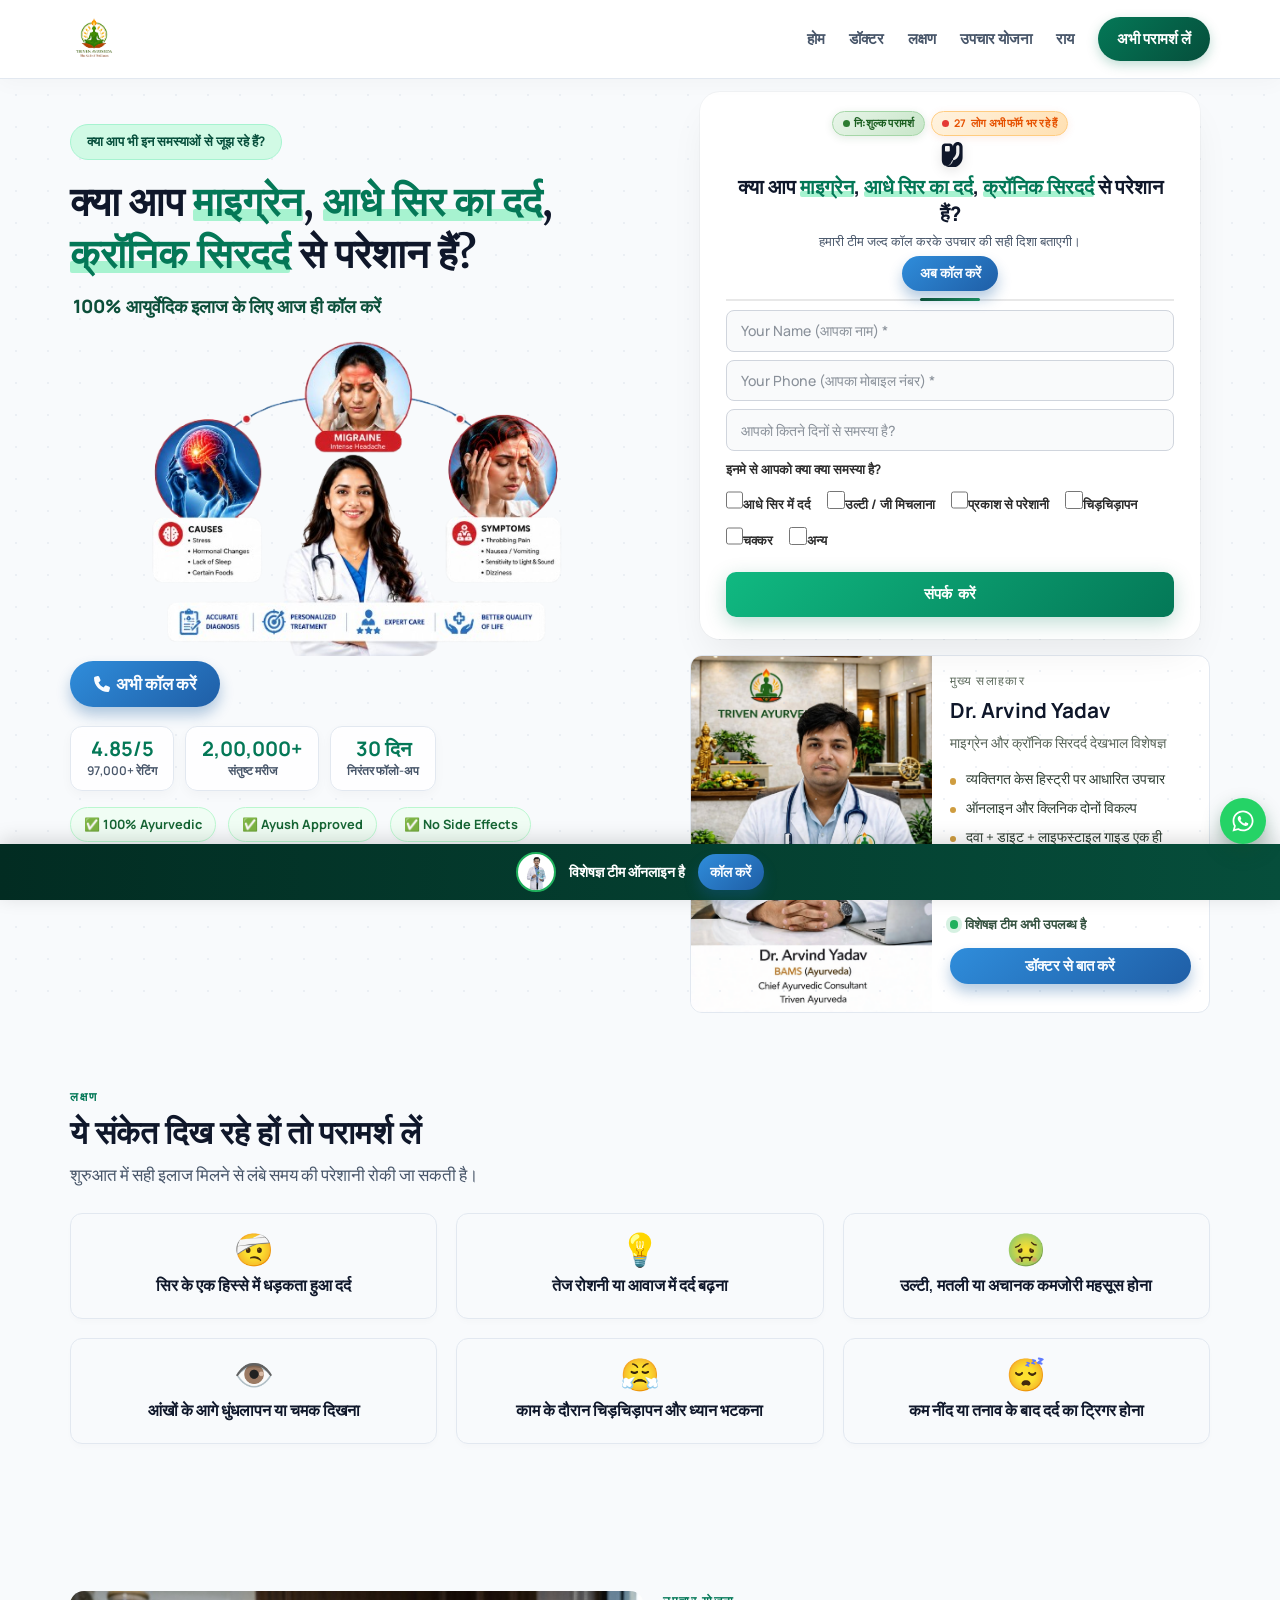
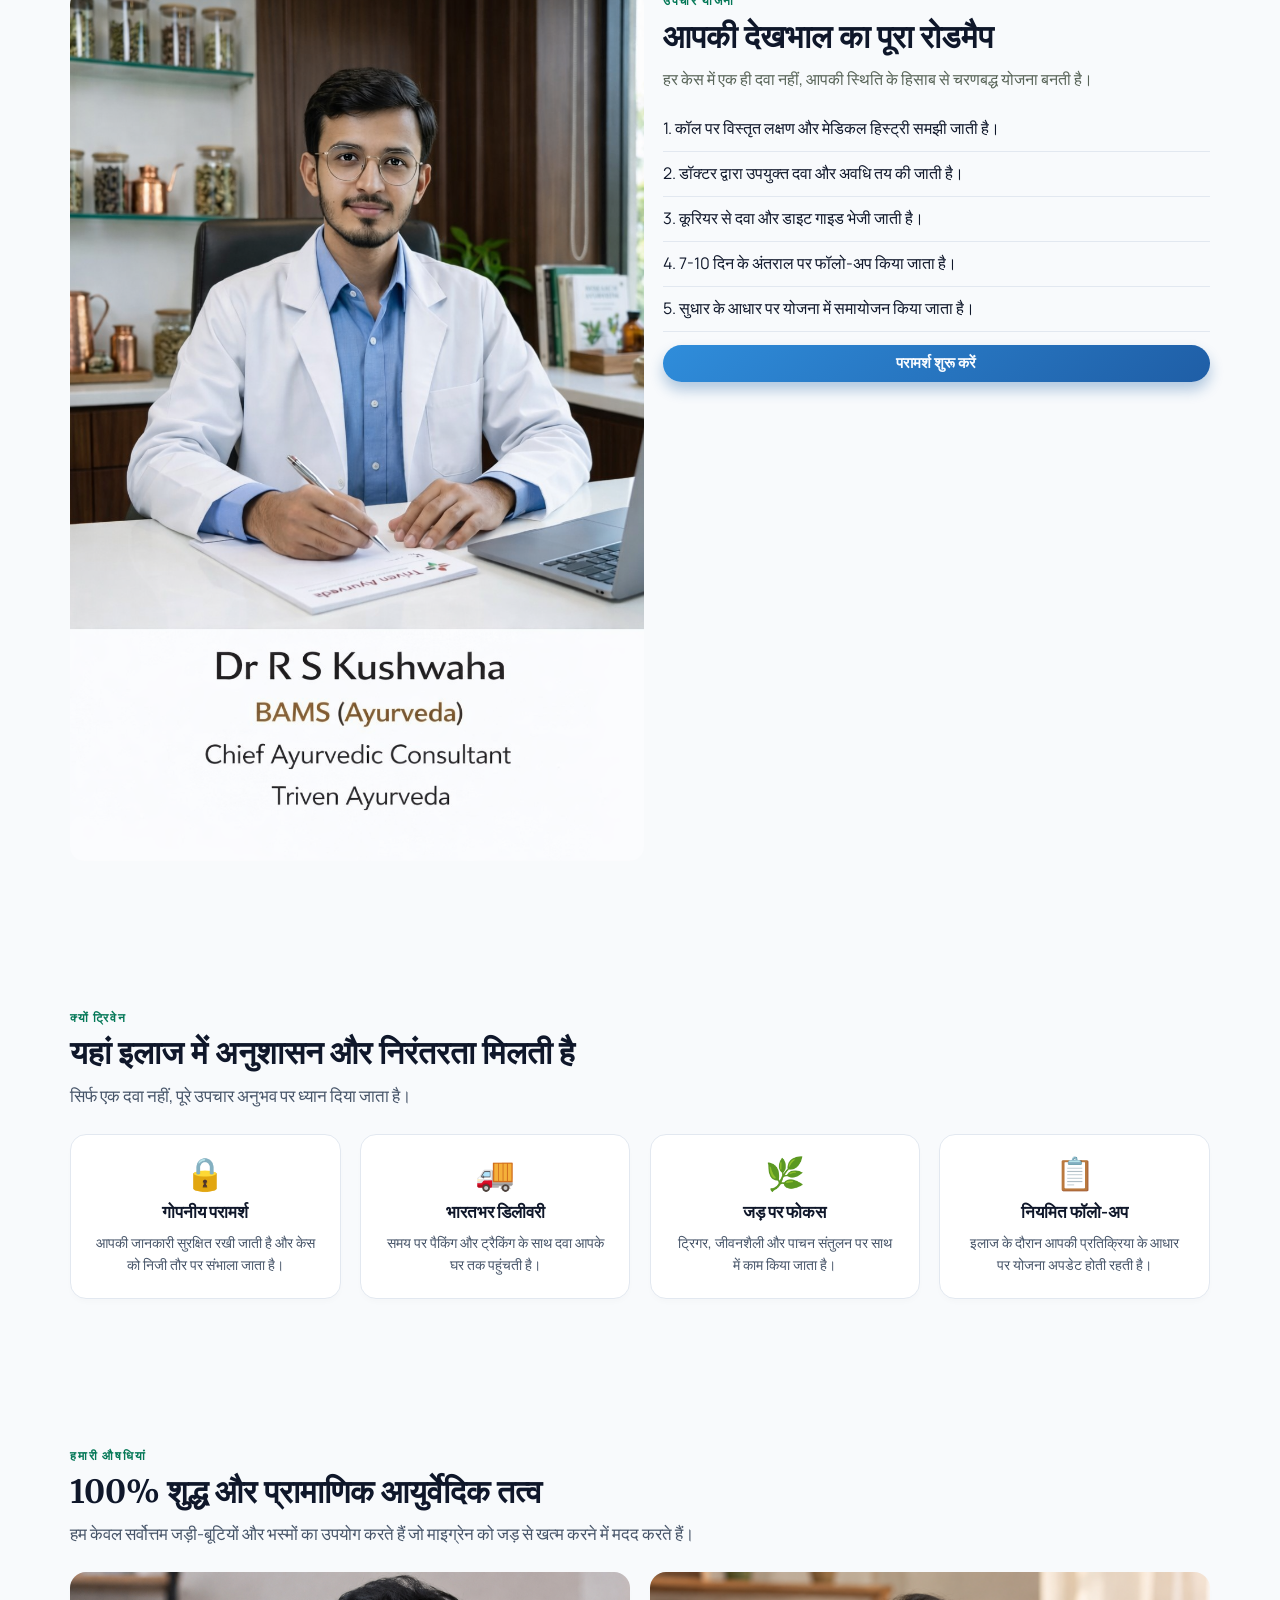
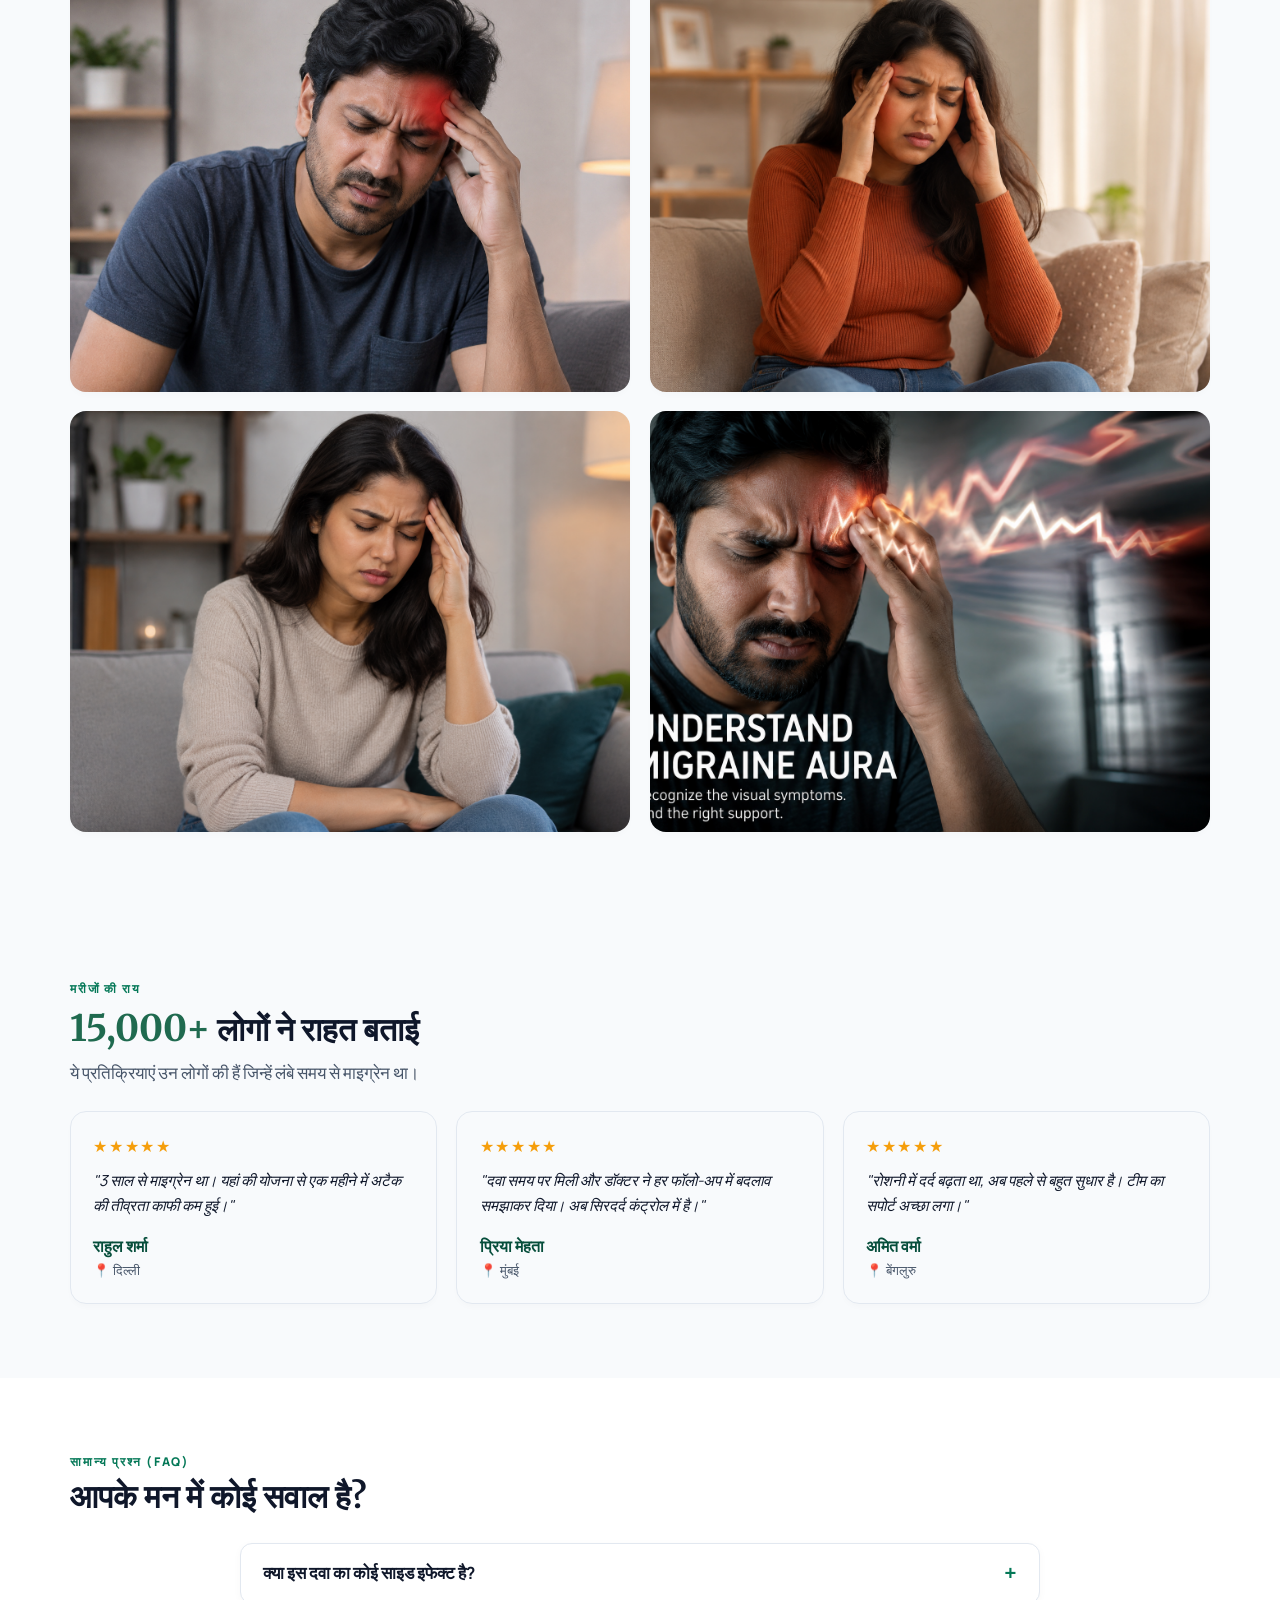
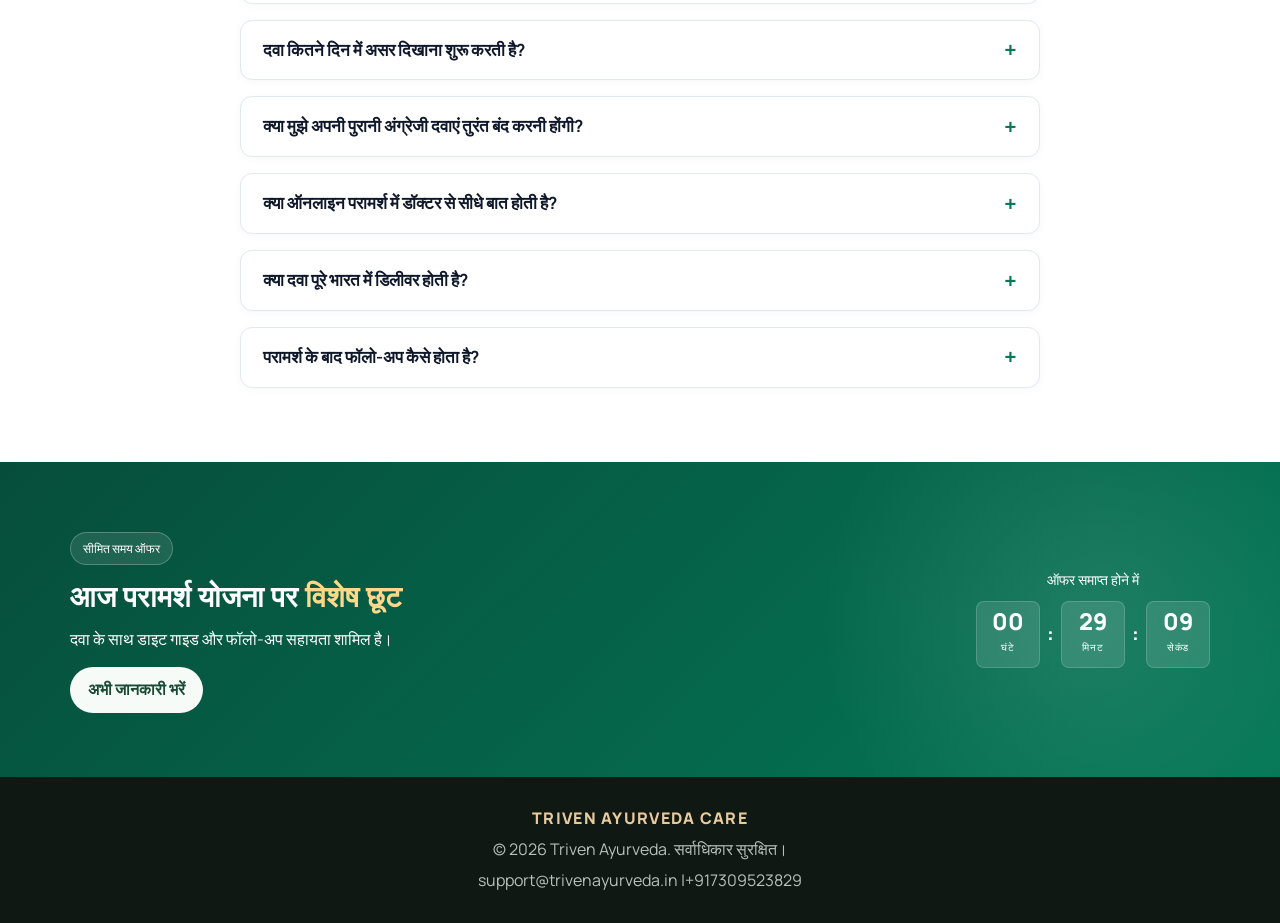
<file: index.html>
<!DOCTYPE html>
<html lang="hi">

<head>
  <meta charset="UTF-8" />
  <meta name="viewport" content="width=device-width, initial-scale=1.0" />
  <meta name="description"
    content="Triven Ayurveda - माइग्रेन और आधे सिर के दर्द के लिए अनुभवी आयुर्वेदिक सलाह और उपचार योजना।" />
  <meta property="og:title" content="Triven Ayurveda | माइग्रेन देखभाल केंद्र" />
  <meta property="og:description" content="Triven Ayurveda - माइग्रेन और आधे सिर के दर्द के लिए 100% आयुर्वेदिक सलाह और उपचार योजना।" />
  <meta property="og:type" content="website" />
  <meta property="og:image" content="https://trivenayurveda.in/assests/Trivenlogo.png" />
  <title>Triven Ayurveda | माइग्रेन देखभाल केंद्र</title>
  <link rel="preconnect" href="https://fonts.googleapis.com" />
  <link rel="preconnect" href="https://fonts.gstatic.com" crossorigin />
  <link
    href="https://fonts.googleapis.com/css2?family=Manrope:wght@400;500;600;700;800&family=Merriweather:wght@700;900&display=swap"
    rel="stylesheet" />
  <link rel="stylesheet" href="style.css" />


  <!-- Meta Pixel Code -->
<script>
!function(f,b,e,v,n,t,s)
{if(f.fbq)return;n=f.fbq=function(){n.callMethod?
n.callMethod.apply(n,arguments):n.queue.push(arguments)};
if(!f._fbq)f._fbq=n;n.push=n;n.loaded=!0;n.version='2.0';
n.queue=[];t=b.createElement(e);t.async=!0;
t.src=v;s=b.getElementsByTagName(e)[0];
s.parentNode.insertBefore(t,s)}(window, document,'script',
'https://connect.facebook.net/en_US/fbevents.js');
fbq('init', '4507857706203593');
fbq('track', 'PageView');
</script>
<noscript><img height="1" width="1" style="display:none"
src="https://www.facebook.com/tr?id=4507857706203593&ev=PageView&noscript=1"
/></noscript>
<!-- End Meta Pixel Code -->
<!-- Meta Pixel Code -->
<script>
!function(f,b,e,v,n,t,s)
{if(f.fbq)return;n=f.fbq=function(){n.callMethod?
n.callMethod.apply(n,arguments):n.queue.push(arguments)};
if(!f._fbq)f._fbq=n;n.push=n;n.loaded=!0;n.version='2.0';
n.queue=[];t=b.createElement(e);t.async=!0;
t.src=v;s=b.getElementsByTagName(e)[0];
s.parentNode.insertBefore(t,s)}(window, document,'script',
'https://connect.facebook.net/en_US/fbevents.js');
fbq('init', '4507857706203593');
fbq('track', 'PageView');
</script>
<noscript><img height="1" width="1" style="display:none"
src="https://www.facebook.com/tr?id=4507857706203593&ev=PageView&noscript=1"
/></noscript>
<!-- End Meta Pixel Code -->

</head>

<body>
  <header class="header" id="home">
    <!-- next -->
    <div class="container nav-container">
      <a href="#home" class="logo" aria-label="Triven Ayurveda Home">
        <img src="assests/Trivenlogo.png" alt="Triven Ayurveda" class="logo-img" />
      </a>
      <button class="nav-toggle" id="navToggle" aria-label="मेन्यू खोलें">
        <span></span><span></span><span></span>
      </button>
      <nav class="nav" id="navMenu">
        <a href="#home">होम</a>
        <a href="#doctor">डॉक्टर</a>
        <a href="#symptoms">लक्षण</a>
        <a href="#plan">उपचार योजना</a>
        <a href="#reviews">राय</a>
        <a href="#formTop" class="nav-cta">अभी परामर्श लें</a>
      </nav>
    </div>
  </header>

  <section class="hero-form-section" id="order">
    <div class="container hero-shell">
      <div class="hero-copy">
        <p class="hero-kicker">क्या आप भी इन समस्याओं से जूझ रहे हैं?</p>
        <h1>क्या आप <span class="hook-highlight">माइग्रेन</span>, <span class="hook-highlight">आधे सिर का दर्द</span>,
          <span class="hook-highlight">क्रॉनिक सिरदर्द</span> से परेशान हैं?
        </h1>
        <p class="hero-cta-line">100% आयुर्वेदिक इलाज के लिए आज ही कॉल करें</p>
        <img src="assests/bg-simtom.png" alt="Migraine Symptoms Background" class="hero-bottom-img" loading="lazy" />
        <a href="tel:+917309523829" class="btn btn-call hero-call-btn">
          <svg xmlns="http://www.w3.org/2000/svg" viewBox="0 0 512 512" width="16" height="16" fill="currentColor"
            style="margin-right: 6px;">
            <path
              d="M164.9 24.6c-7.7-18.6-28-28.5-47.4-23.2l-88 24C12.1 30.2 0 46 0 64C0 311.4 200.6 512 448 512c18 0 33.8-12.1 38.6-29.5l24-88c5.3-19.4-4.6-39.7-23.2-47.4l-96-40c-16.3-6.8-35.2-2.1-46.3 11.6L304.7 368C234.3 334.7 177.3 277.7 144 207.3L193.3 167c13.7-11.2 18.4-30 11.6-46.3l-40-96z" />
          </svg>
          अभी कॉल करें
        </a>
        <div class="hero-meta">
          <div class="meta-item">
            <strong>4.85/5</strong>
            <span>97,000+ रेटिंग</span>
          </div>
          <div class="meta-item">
            <strong>2,00,000+</strong>
            <span>संतुष्ट मरीज</span>
          </div>
          <div class="meta-item">
            <strong>30 दिन</strong>
            <span>निरंतर फॉलो-अप</span>
          </div>
        </div>
        <div class="trust-badges">
          <span class="trust-badge">✅ 100% Ayurvedic</span>
          <span class="trust-badge">✅ Ayush Approved</span>
          <span class="trust-badge">✅ No Side Effects</span>
        </div>
      </div>

      <div class="hero-grid">
        <div class="form-wrap" id="formTop">
          <div class="form-header">
            <div class="form-hook-badges">
              <span class="hook-badge hook-free">
                <span class="hook-free-dot"></span>
                निःशुल्क परामर्श
              </span>
              <span class="hook-badge hook-live">
                <span class="hook-live-dot"></span>
                <span id="liveCount">27</span> लोग अभी फॉर्म भर रहे हैं
              </span>
            </div>
            <div class="form-hook-icon">
              <svg xmlns="http://www.w3.org/2000/svg" viewBox="0 0 512 512" width="1em" height="1em"
                fill="currentColor">
                <path
                  d="M96 352V96c0-35.3 28.7-64 64-64H256c35.3 0 64 28.7 64 64V352c0 70.7-57.3 128-128 128S96 422.7 96 352zM160 96v80c0 8.8 7.2 16 16 16h64c8.8 0 16-7.2 16-16V96c0-8.8-7.2-16-16-16H176c-8.8 0-16 7.2-16 16zM320 352c0-10 1-19.8 2.8-29.3C358.5 289.4 384 251.7 384 208V96c0-17.7 14.3-32 32-32s32 14.3 32 32V208c0 84.1-64.8 153.2-147 159.2C290.4 425.4 246.3 480 192 480c-7 0-13.8-.7-20.4-2.1C212.8 500 258 512 304 512c114.9 0 208-93.1 208-208V96c0-53-43-96-96-96s-96 43-96 96z" />
              </svg>
            </div>
            <h2>क्या आप <span class="hook-highlight">माइग्रेन</span>, <span class="hook-highlight">आधे सिर का
                दर्द</span>, <span class="hook-highlight">क्रॉनिक सिरदर्द</span> से परेशान हैं?</h2>
            <p>हमारी टीम जल्द कॉल करके उपचार की सही दिशा बताएगी।</p>
            <a href="tel:+917309523829" class="btn btn-call">अब कॉल करें</a>
          </div>
          <form id="orderForm" novalidate>
            <div class="form-group">
              <input type="text" id="fullName" placeholder="Your Name (आपका नाम) *" />
              <span class="error" id="nameError"></span>
            </div>
            <div class="form-group">
              <input type="tel" id="mobile" maxlength="10" placeholder="Your Phone (आपका मोबाइल नंबर) *" />
              <span class="error" id="mobileError"></span>
            </div>
            <div class="form-group">
              <input type="text" id="duration" placeholder="आपको कितने दिनों से समस्या है?" />
              <span class="error" id="durationError"></span>
            </div>
            <div class="form-group">
              <label class="checkbox-group-label">इनमे से आपको क्या क्या समस्या है?</label>
              <div class="checkbox-group">
                <label class="cb-label"><input type="checkbox" name="symptoms" value="आधे सिर में दर्द" />आधे सिर में
                  दर्द</label>
                <label class="cb-label"><input type="checkbox" name="symptoms" value="उल्टी या जी मिचलाना" />उल्टी / जी
                  मिचलाना</label>
                <label class="cb-label"><input type="checkbox" name="symptoms" value="प्रकाश से परेशानी" />प्रकाश से
                  परेशानी</label>
                <label class="cb-label"><input type="checkbox" name="symptoms" value="चिड़चिड़ापन" />चिड़चिड़ापन</label>
                <label class="cb-label"><input type="checkbox" name="symptoms" value="चक्कर" />चक्कर</label>
                <label class="cb-label"><input type="checkbox" name="symptoms" value="अन्य" />अन्य</label>
              </div>
            </div>
            <button type="submit" class="btn btn-submit-dark btn-full">
              <span>संपर्क करें</span>
            </button>
          </form>
        </div>

        <aside class="doctor-col" id="doctor" aria-label="Doctor Profile">
          <img class="doctor-photo" src="assests/Doctor2.png" alt="आयुर्वेदिक चिकित्सक की प्रोफाइल फोटो"
            loading="lazy" />
          <div class="doctor-info">
            <p class="doctor-label">मुख्य सलाहकार</p>
            <h3>Dr. Arvind Yadav</h3>
            <p class="doctor-tagline">माइग्रेन और क्रॉनिक सिरदर्द देखभाल विशेषज्ञ</p>
            <ul class="feature-list">
              <li>व्यक्तिगत केस हिस्ट्री पर आधारित उपचार</li>
              <li>ऑनलाइन और क्लिनिक दोनों विकल्प</li>
              <li>दवा + डाइट + लाइफस्टाइल गाइड एक ही योजना में</li>
              <li>पूरे भारत में सुरक्षित होम डिलीवरी</li>
            </ul>
            <div class="online-status">
              <span class="online-dot"></span>
              विशेषज्ञ टीम अभी उपलब्ध है
            </div>
            <a href="tel:+917309523829" class="btn btn-call btn-call-lg">डॉक्टर से बात करें</a>
          </div>
        </aside>
      </div>
    </div>
  </section>

  <section class="symptoms-section section" id="symptoms">
    <div class="container">
      <p class="section-eyebrow">लक्षण</p>
      <h2 class="serif-title">ये संकेत दिख रहे हों तो परामर्श लें</h2>
      <p class="section-sub">शुरुआत में सही इलाज मिलने से लंबे समय की परेशानी रोकी जा सकती है।</p>
      <div class="symptoms-grid">
        <article class="symptom-card"><span class="sc-icon">🤕</span>सिर के एक हिस्से में धड़कता हुआ दर्द</article>
        <article class="symptom-card"><span class="sc-icon">💡</span>तेज रोशनी या आवाज में दर्द बढ़ना</article>
        <article class="symptom-card"><span class="sc-icon">🤢</span>उल्टी, मतली या अचानक कमजोरी महसूस होना</article>
        <article class="symptom-card"><span class="sc-icon">👁️</span>आंखों के आगे धुंधलापन या चमक दिखना</article>
        <article class="symptom-card"><span class="sc-icon">😤</span>काम के दौरान चिड़चिड़ापन और ध्यान भटकना</article>
        <article class="symptom-card"><span class="sc-icon">😴</span>कम नींद या तनाव के बाद दर्द का ट्रिगर होना</article>
      </div>
    </div>
  </section>

  <section class="plan-section section" id="plan">
    <div class="container plan-container">
      <div class="plan-visual">
        <img src="assests/Doctor1.png" alt="आयुर्वेदिक औषधि और जड़ी-बूटियां" loading="lazy" />
      </div>
      <div class="plan-text-col">
        <p class="section-eyebrow left-align">उपचार योजना</p>
        <h2 class="serif-title left-align">आपकी देखभाल का पूरा रोडमैप</h2>
        <p class="plan-sub">हर केस में एक ही दवा नहीं, आपकी स्थिति के हिसाब से चरणबद्ध योजना बनती है।</p>
        <ul class="plan-steps">
          <li>1. कॉल पर विस्तृत लक्षण और मेडिकल हिस्ट्री समझी जाती है।</li>
          <li>2. डॉक्टर द्वारा उपयुक्त दवा और अवधि तय की जाती है।</li>
          <li>3. कूरियर से दवा और डाइट गाइड भेजी जाती है।</li>
          <li>4. 7-10 दिन के अंतराल पर फॉलो-अप किया जाता है।</li>
          <li>5. सुधार के आधार पर योजना में समायोजन किया जाता है।</li>
        </ul>
        <a href="tel:+917309523829" class="btn btn-call btn-call-lg">परामर्श शुरू करें</a>
      </div>
    </div>
  </section>

  <section class="why-section section" id="why">
    <div class="container">
      <p class="section-eyebrow">क्यों ट्रिवेन</p>
      <h2 class="serif-title">यहां इलाज में अनुशासन और निरंतरता मिलती है</h2>
      <p class="section-sub">सिर्फ एक दवा नहीं, पूरे उपचार अनुभव पर ध्यान दिया जाता है।</p>
      <div class="why-grid">
        <article class="why-card">
          <div class="why-icon">🔒</div>
          <h3>गोपनीय परामर्श</h3>
          <p>आपकी जानकारी सुरक्षित रखी जाती है और केस को निजी तौर पर संभाला जाता है।</p>
        </article>
        <article class="why-card">
          <div class="why-icon">🚚</div>
          <h3>भारतभर डिलीवरी</h3>
          <p>समय पर पैकिंग और ट्रैकिंग के साथ दवा आपके घर तक पहुंचती है।</p>
        </article>
        <article class="why-card">
          <div class="why-icon">🌿</div>
          <h3>जड़ पर फोकस</h3>
          <p>ट्रिगर, जीवनशैली और पाचन संतुलन पर साथ में काम किया जाता है।</p>
        </article>
        <article class="why-card">
          <div class="why-icon">📋</div>
          <h3>नियमित फॉलो-अप</h3>
          <p>इलाज के दौरान आपकी प्रतिक्रिया के आधार पर योजना अपडेट होती रहती है।</p>
        </article>
      </div>
    </div>
  </section>

  <section class="gallery-section section" id="gallery">
    <div class="container">
      <p class="section-eyebrow">हमारी औषधियां</p>
      <h2 class="serif-title">100% शुद्ध और प्रामाणिक आयुर्वेदिक तत्व</h2>
      <p class="section-sub">हम केवल सर्वोत्तम जड़ी-बूटियों और भस्मों का उपयोग करते हैं जो माइग्रेन को जड़ से खत्म करने
        में मदद करते हैं।</p>
      <div class="gallery-grid gallery-grid-4">
        <img src="assests/img1.png" alt="Ayurvedic Medicine" class="gallery-img" loading="lazy" />
        <img src="assests/img2.png" alt="Ayurvedic Treatment" class="gallery-img" loading="lazy" />
        <img src="assests/img3.png" alt="Migraine Relief" class="gallery-img" loading="lazy" />
        <img src="assests/img4.png" alt="Migraine Relief" class="gallery-img" loading="lazy" />
      </div>
    </div>
  </section>

  <section class="reviews-section section" id="reviews">
    <div class="container">
      <p class="section-eyebrow">मरीजों की राय</p>
      <h2 class="serif-title"><span class="count-big">15,000+</span> लोगों ने राहत बताई</h2>
      <p class="section-sub">ये प्रतिक्रियाएं उन लोगों की हैं जिन्हें लंबे समय से माइग्रेन था।</p>
      <div class="reviews-grid">
        <article class="review-card">
          <div class="review-stars">★★★★★</div>
          <p>"3 साल से माइग्रेन था। यहां की योजना से एक महीने में अटैक की तीव्रता काफी कम हुई।"</p>
          <div class="reviewer"><strong>राहुल शर्मा</strong><small>📍 दिल्ली</small></div>
        </article>
        <article class="review-card">
          <div class="review-stars">★★★★★</div>
          <p>"दवा समय पर मिली और डॉक्टर ने हर फॉलो-अप में बदलाव समझाकर दिया। अब सिरदर्द कंट्रोल में है।"</p>
          <div class="reviewer"><strong>प्रिया मेहता</strong><small>📍 मुंबई</small></div>
        </article>
        <article class="review-card">
          <div class="review-stars">★★★★★</div>
          <p>"रोशनी में दर्द बढ़ता था, अब पहले से बहुत सुधार है। टीम का सपोर्ट अच्छा लगा।"</p>
          <div class="reviewer"><strong>अमित वर्मा</strong><small>📍 बेंगलुरु</small></div>
        </article>
      </div>
    </div>
  </section>

  <section class="faq-section section" id="faq">
    <div class="container">
      <p class="section-eyebrow">सामान्य प्रश्न (FAQ)</p>
      <h2 class="serif-title">आपके मन में कोई सवाल है?</h2>
      <div class="faq-grid">
        <details class="faq-item">
          <summary>क्या इस दवा का कोई साइड इफेक्ट है?</summary>
          <p>नहीं, हमारी दवाइयाँ 100% आयुर्वेदिक हैं और इनका कोई साइड इफेक्ट नहीं होता। इन्हें पूरी तरह से प्राकृतिक जड़ी-बूटियों से तैयार किया जाता है।</p>
        </details>
        <details class="faq-item">
          <summary>दवा कितने दिन में असर दिखाना शुरू करती है?</summary>
          <p>ज्यादातर मरीजों को 7 से 10 दिनों में सकारात्मक परिणाम दिखने लगते हैं। हालांकि, हर व्यक्ति की स्थिति अलग होती है इसलिए पूरा कोर्स करना जरूरी है।</p>
        </details>
        <details class="faq-item">
          <summary>क्या मुझे अपनी पुरानी अंग्रेजी दवाएं तुरंत बंद करनी होंगी?</summary>
          <p>नहीं, अचानक से पुरानी दवाएं बंद नहीं करनी चाहिए। हमारे डॉक्टर आपकी स्थिति के अनुसार धीरे-धीरे दवा कम करने का सुझाव देंगे।</p>
        </details>
        <details class="faq-item">
          <summary>क्या ऑनलाइन परामर्श में डॉक्टर से सीधे बात होती है?</summary>
          <p>हाँ, हमारे विशेषज्ञ डॉक्टर फोन पर आपसे विस्तार से बात करते हैं। आपकी पूरी केस हिस्ट्री समझने के बाद ही उपचार योजना बनाई जाती है।</p>
        </details>
        <details class="faq-item">
          <summary>क्या दवा पूरे भारत में डिलीवर होती है?</summary>
          <p>हाँ, हम पूरे भारत में सुरक्षित होम डिलीवरी करते हैं। दवा उचित पैकेजिंग के साथ भेजी जाती है और ट्रैकिंग नंबर भी दिया जाता है।</p>
        </details>
        <details class="faq-item">
          <summary>परामर्श के बाद फॉलो-अप कैसे होता है?</summary>
          <p>दवा शुरू करने के 7-10 दिन बाद हमारी टीम आपसे संपर्क करती है। आपके सुधार के आधार पर योजना को अपडेट किया जाता है।</p>
        </details>
      </div>
    </div>
  </section>

  <section class="offer-section">
    <div class="container offer-inner">
      <div class="offer-text">
        <p class="offer-badge">सीमित समय ऑफर</p>
        <h2>आज परामर्श योजना पर <span>विशेष छूट</span></h2>
        <p>दवा के साथ डाइट गाइड और फॉलो-अप सहायता शामिल है।</p>
        <a href="#formTop" class="btn btn-white">अभी जानकारी भरें</a>
      </div>
      <div class="countdown-wrap" aria-live="polite">
        <p class="countdown-label">ऑफर समाप्त होने में</p>
        <div class="countdown">
          <div class="time-block"><span id="hours">00</span><small>घंटे</small></div>
          <div class="sep">:</div>
          <div class="time-block"><span id="minutes">00</span><small>मिनट</small></div>
          <div class="sep">:</div>
          <div class="time-block"><span id="seconds">00</span><small>सेकंड</small></div>
        </div>
      </div>
    </div>
  </section>

  <footer class="footer">
    <div class="container footer-inner">
      <p class="footer-logo">TRIVEN AYURVEDA CARE</p>
      <p>© 2026 Triven Ayurveda. सर्वाधिकार सुरक्षित।</p>
      <p>support@trivenayurveda.in |+917309523829</p>
    </div>
  </footer>

  <div class="sticky-cta" id="stickyCta">
    <a href="#formTop" class="btn btn-primary btn-full">अभी परामर्श बुक करें</a>
  </div>

  <a href="https://wa.me/917309523829?text=नमस्ते%2C%20मुझे%20माइग्रेन%20के%20इलाज%20के%20बारे%20में%20जानकारी%20चाहिए"
    class="whatsapp-btn" target="_blank" rel="noopener" aria-label="WhatsApp">
    <svg xmlns="http://www.w3.org/2000/svg" viewBox="0 0 448 512" fill="currentColor">
      <path
        d="M380.9 97.1C339 55.1 283.2 32 223.9 32c-122.4 0-222 99.6-222 222 0 39.1 10.2 77.3 29.6 111L0 480l117.7-30.9c32.4 17.7 68.9 27 106.1 27h.1c122.3 0 224.1-99.6 224.1-222 0-59.3-25.2-115-67.1-157zm-157 341.6c-33.2 0-65.7-8.9-94-25.7l-6.7-4-69.8 18.3L72 359.2l-4.4-7c-18.5-29.4-28.2-63.3-28.2-98.2 0-101.7 82.8-184.5 184.6-184.5 49.3 0 95.6 19.2 130.4 54.1 34.8 34.9 56.2 81.2 56.1 130.5 0 101.8-84.9 184.6-186.6 184.6zm101.2-138.2c-5.5-2.8-32.8-16.2-37.9-18-5.1-1.9-8.8-2.8-12.5 2.8-3.7 5.6-14.3 18-17.6 21.8-3.2 3.7-6.5 4.2-12 1.4-32.6-16.3-54-29.1-75.5-66-5.7-9.8 5.7-9.1 16.3-30.3 1.8-3.7.9-6.9-.5-9.7-1.4-2.8-12.5-30.1-17.1-41.2-4.5-10.8-9.1-9.3-12.5-9.5-3.2-.2-6.9-.2-10.6-.2-3.7 0-9.7 1.4-14.8 6.9-5.1 5.6-19.4 19-19.4 46.3 0 27.3 19.9 53.7 22.6 57.4 2.8 3.7 39.1 59.7 94.8 83.8 35.2 15.2 49 16.5 66.6 13.9 10.7-1.6 32.8-13.4 37.4-26.4 4.6-13 4.6-24.1 3.2-26.4-1.3-2.5-5-3.9-10.5-6.6z" />
    </svg>
  </a>

  <div class="call-bar" id="callBar">
    <span class="online-dot">
      <img src="assests/pu1.png" alt="">
    </span>
    <span>विशेषज्ञ टीम ऑनलाइन है</span>
    <a href="tel:+917309523829" class="btn btn-call">कॉल करें</a>
  </div>

  <script src="script.js"></script>
</body>

</html>
</file>
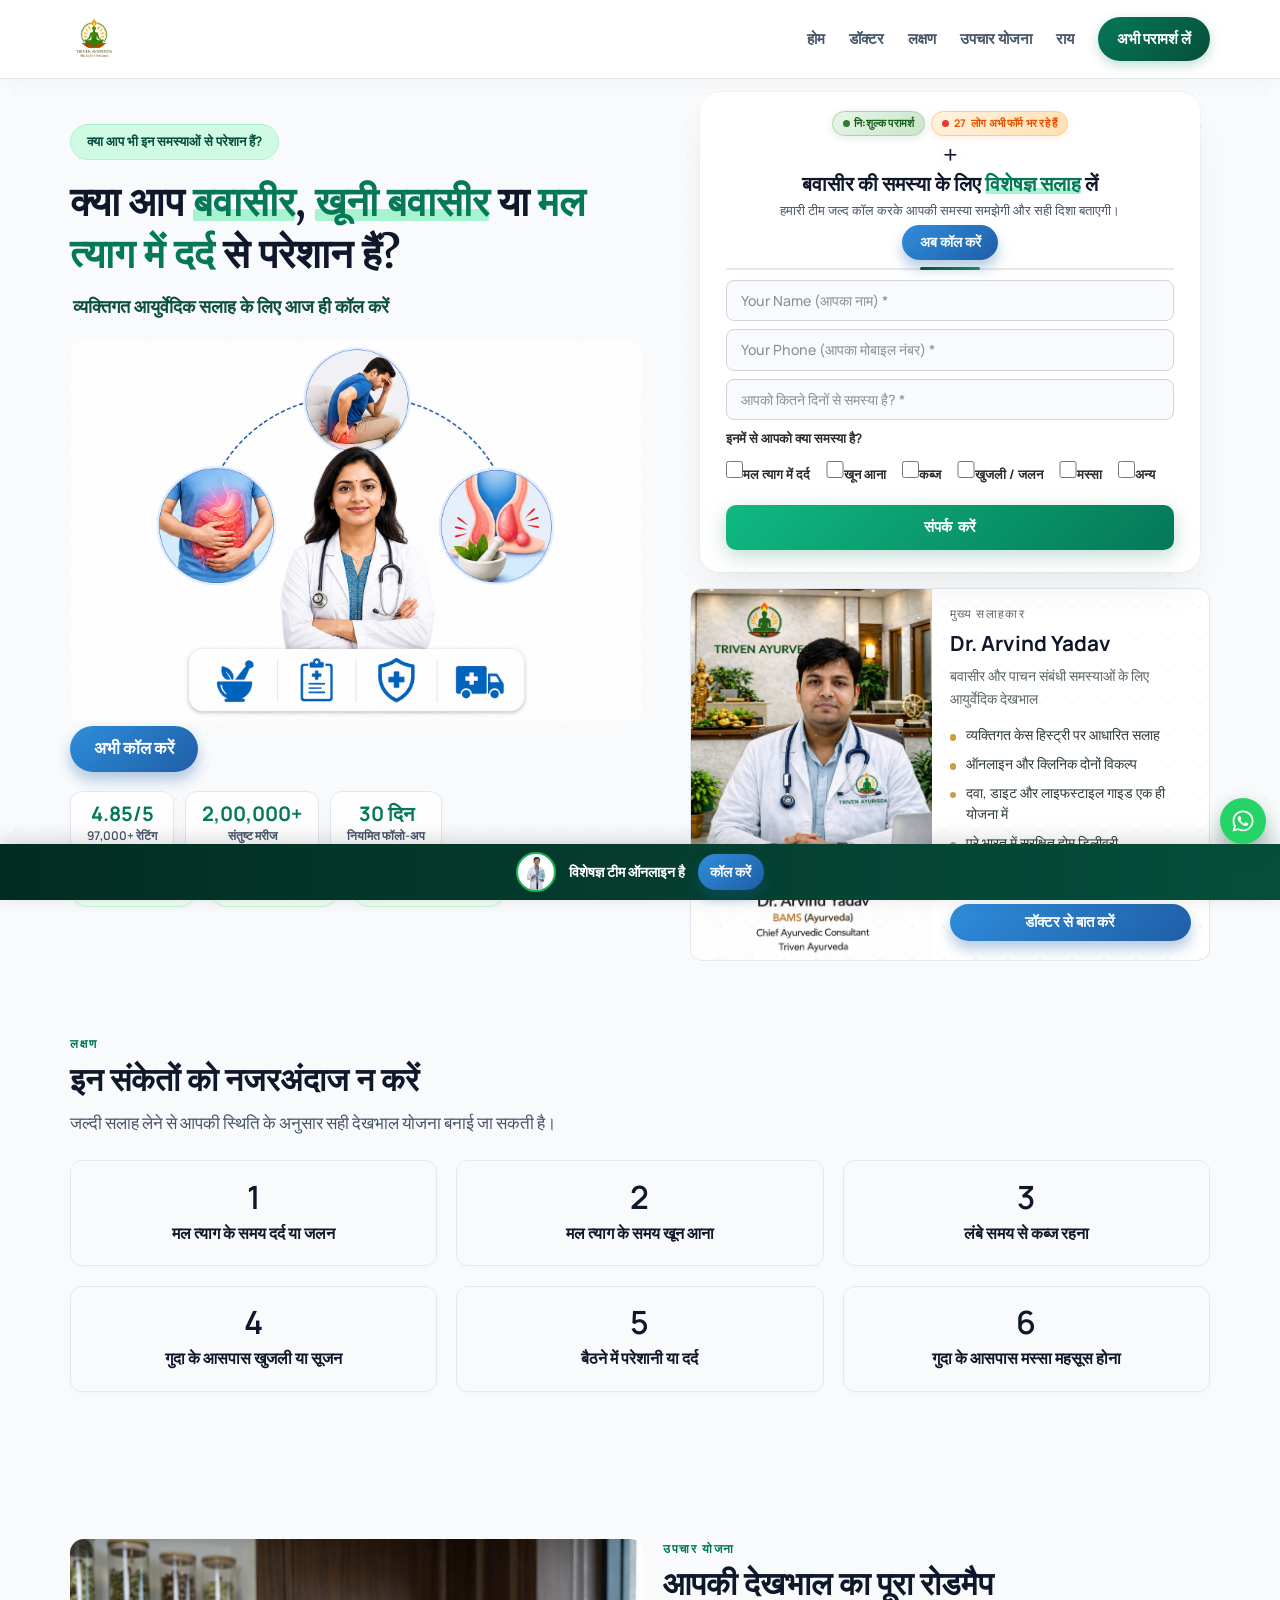
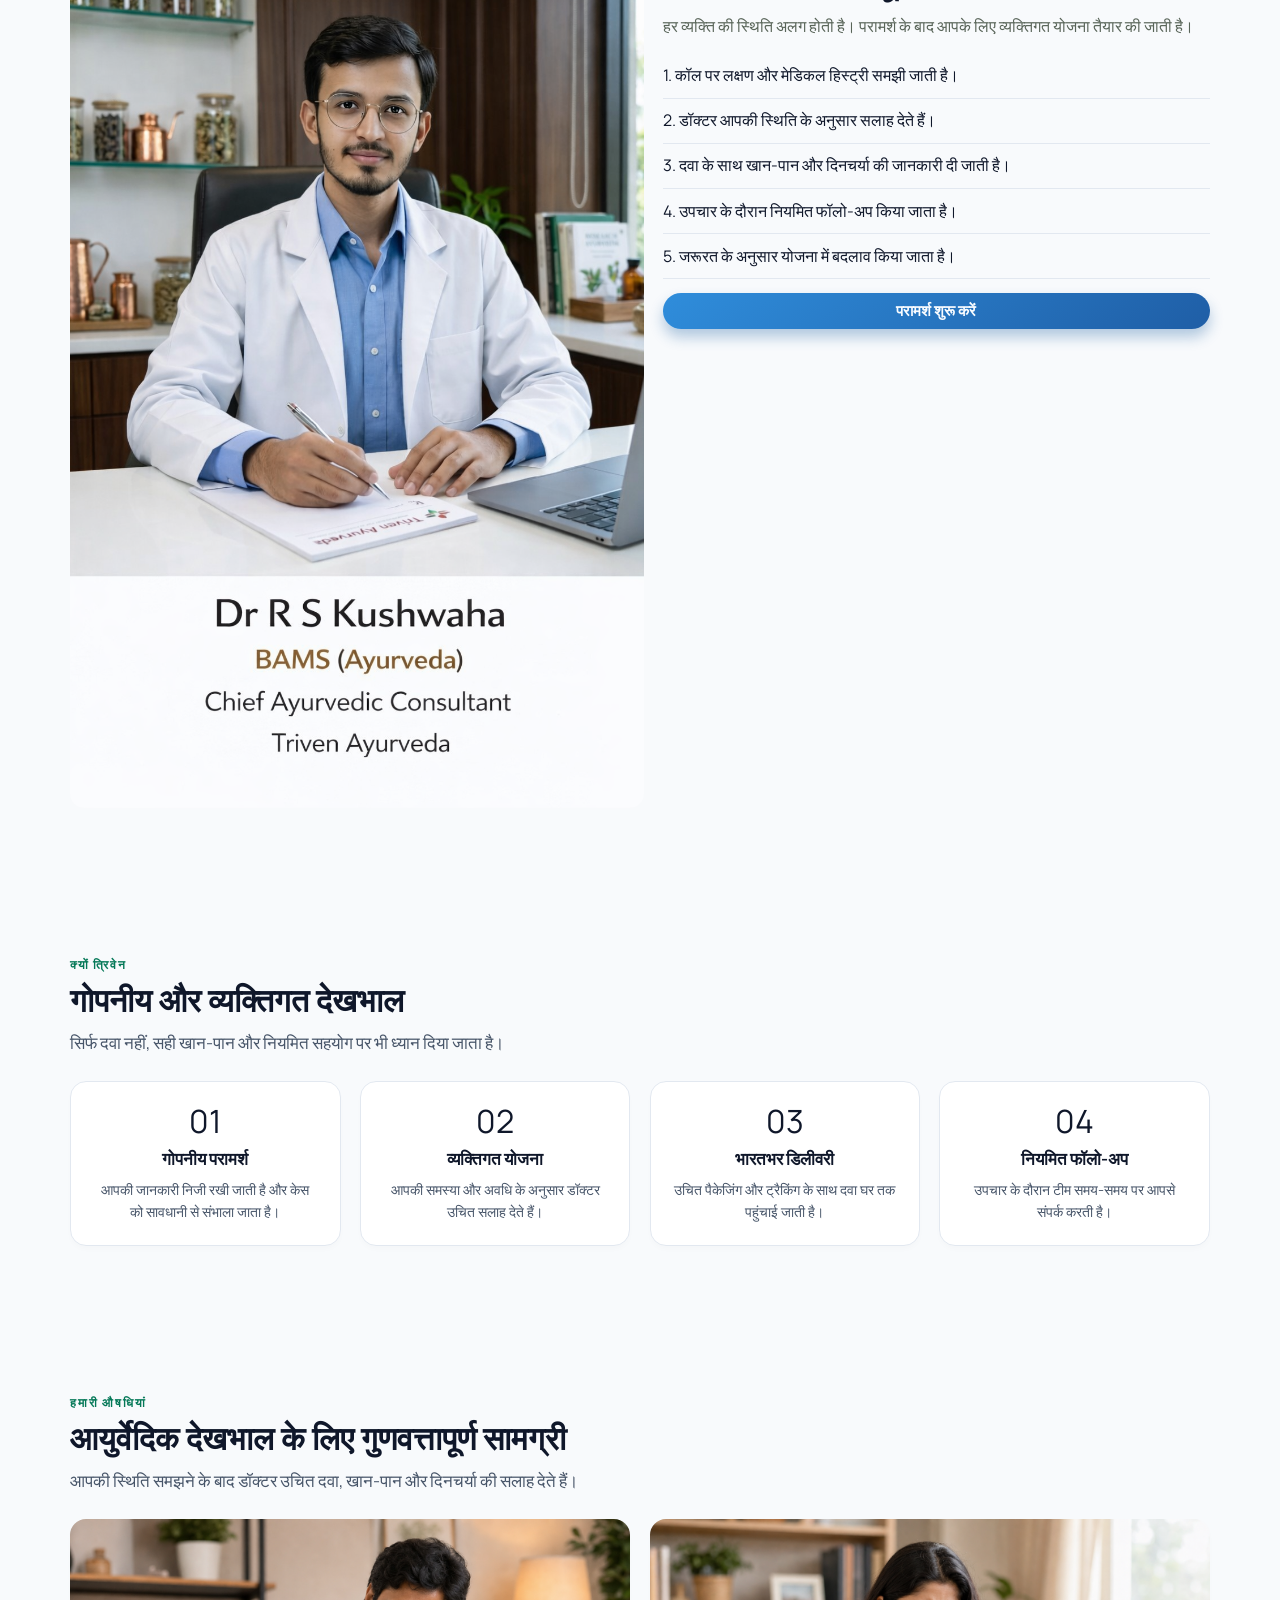
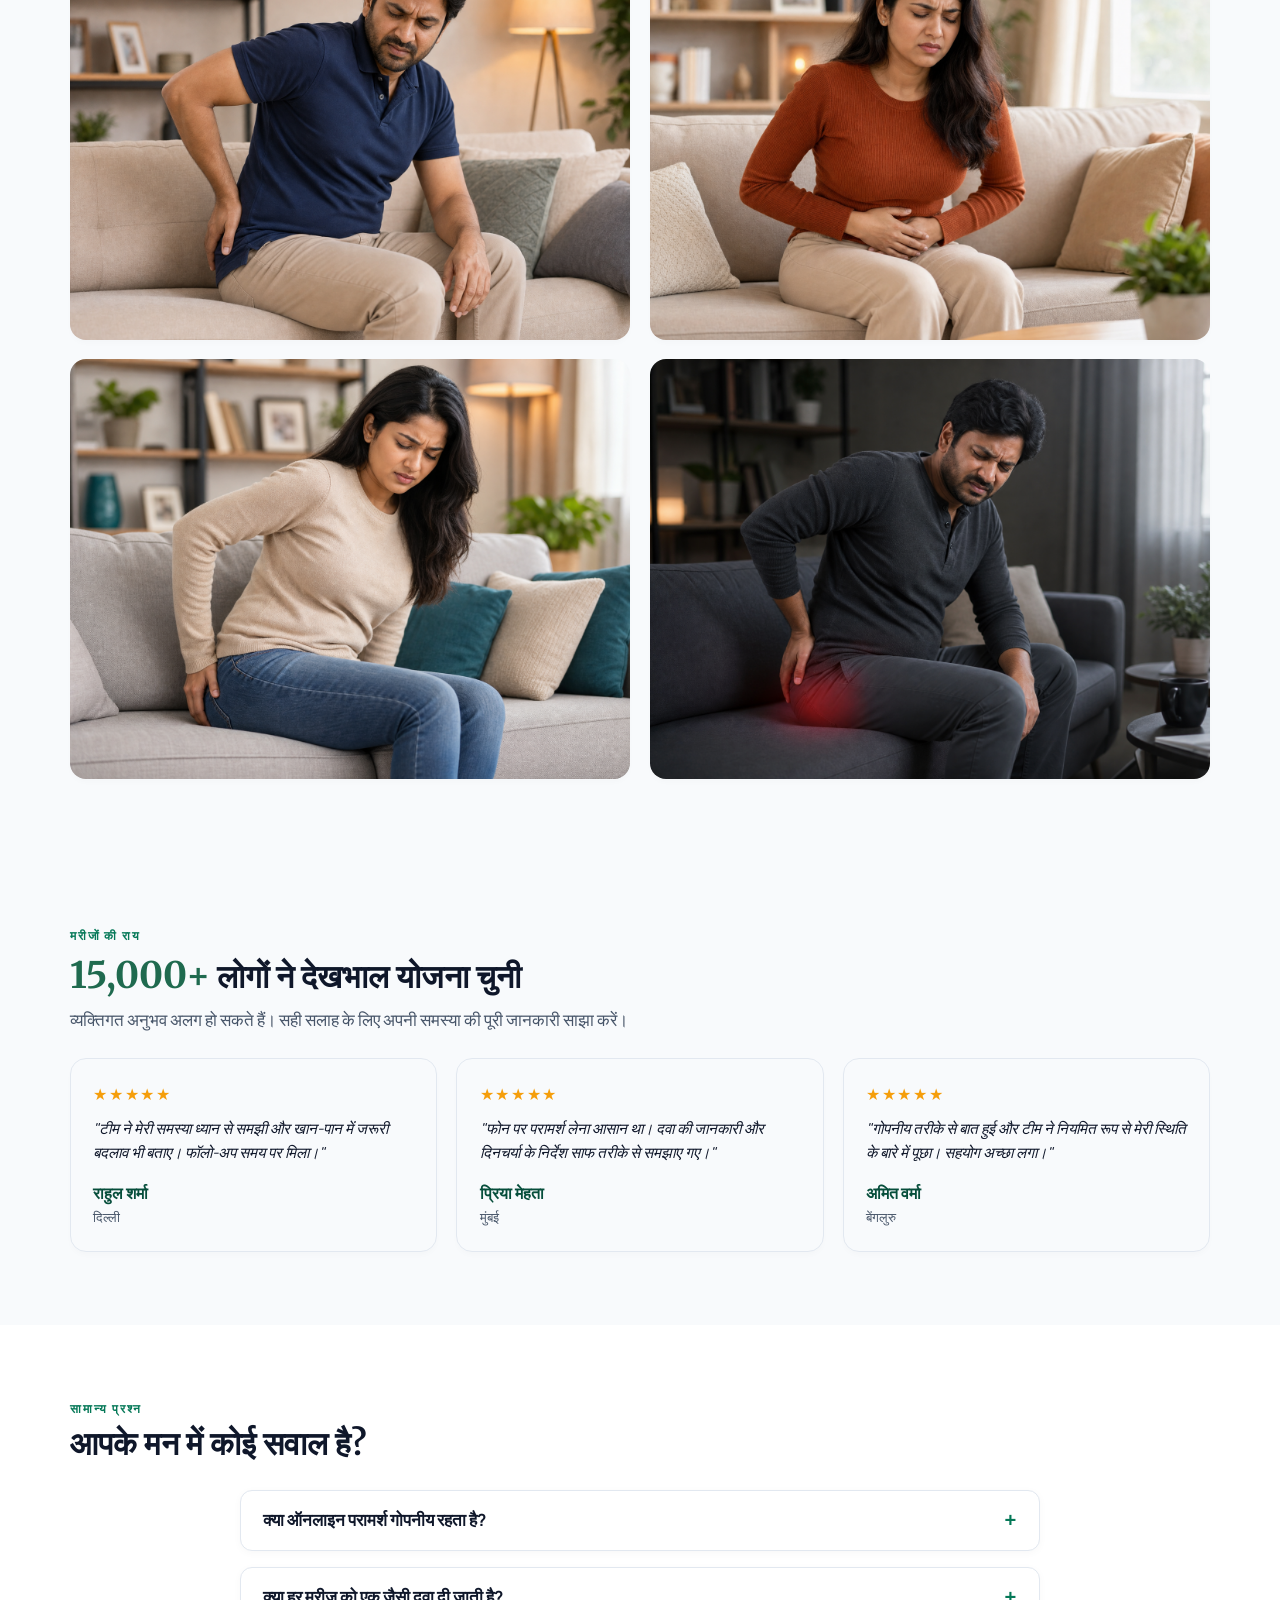
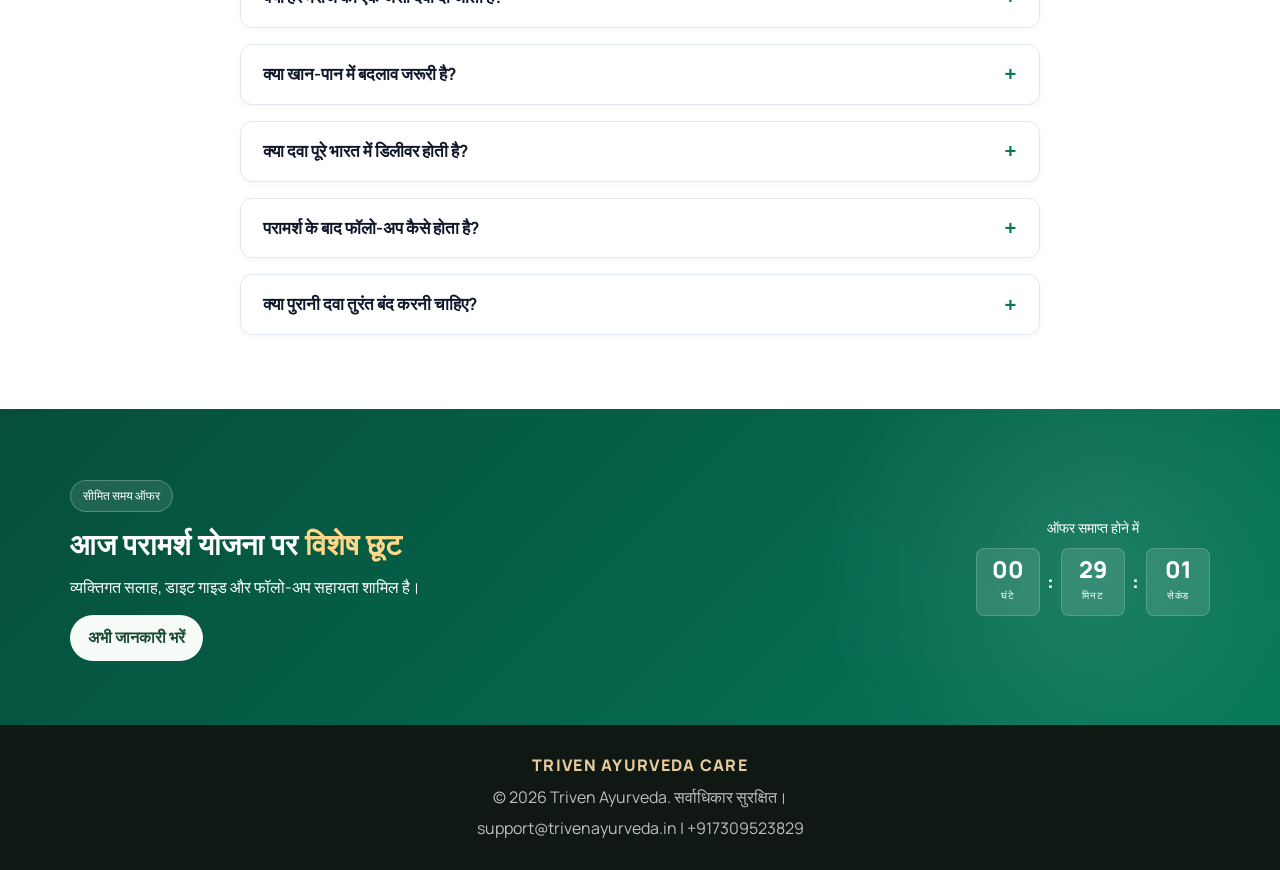
<file: indexpiles.html>
<!DOCTYPE html>
<html lang="hi">

<head>
  <meta charset="UTF-8" />
  <meta name="viewport" content="width=device-width, initial-scale=1.0" />
  <meta name="description"
    content="Triven Ayurveda - बवासीर, खूनी बवासीर और दर्द के लिए अनुभवी आयुर्वेदिक सलाह और उपचार योजना।" />
  <meta property="og:title" content="Triven Ayurveda | बवासीर देखभाल केंद्र" />
  <meta property="og:description"
    content="बवासीर की समस्या के लिए व्यक्तिगत आयुर्वेदिक परामर्श, उपचार योजना और नियमित फॉलो-अप।" />
  <meta property="og:type" content="website" />
  <meta property="og:image" content="https://trivenayurveda.in/assests/Trivenlogo.png" />
  <title>Triven Ayurveda | बवासीर देखभाल केंद्र</title>
  <link rel="preconnect" href="https://fonts.googleapis.com" />
  <link rel="preconnect" href="https://fonts.gstatic.com" crossorigin />
  <link
    href="https://fonts.googleapis.com/css2?family=Manrope:wght@400;500;600;700;800&family=Merriweather:wght@700;900&display=swap"
    rel="stylesheet" />
  <link rel="stylesheet" href="style.css" />

  <!-- Meta Pixel Code -->
<script>
!function(f,b,e,v,n,t,s)
{if(f.fbq)return;n=f.fbq=function(){n.callMethod?
n.callMethod.apply(n,arguments):n.queue.push(arguments)};
if(!f._fbq)f._fbq=n;n.push=n;n.loaded=!0;n.version='2.0';
n.queue=[];t=b.createElement(e);t.async=!0;
t.src=v;s=b.getElementsByTagName(e)[0];
s.parentNode.insertBefore(t,s)}(window, document,'script',
'https://connect.facebook.net/en_US/fbevents.js');
fbq('init', '4507857706203593');
fbq('track', 'PageView');
</script>
<noscript><img height="1" width="1" style="display:none"
src="https://www.facebook.com/tr?id=4507857706203593&ev=PageView&noscript=1"
/></noscript>
<!-- End Meta Pixel Code -->
 <!-- Meta Pixel Code -->
<script>
!function(f,b,e,v,n,t,s)
{if(f.fbq)return;n=f.fbq=function(){n.callMethod?
n.callMethod.apply(n,arguments):n.queue.push(arguments)};
if(!f._fbq)f._fbq=n;n.push=n;n.loaded=!0;n.version='2.0';
n.queue=[];t=b.createElement(e);t.async=!0;
t.src=v;s=b.getElementsByTagName(e)[0];
s.parentNode.insertBefore(t,s)}(window, document,'script',
'https://connect.facebook.net/en_US/fbevents.js');
fbq('init', '4507857706203593');
fbq('track', 'PageView');
</script>
<noscript><img height="1" width="1" style="display:none"
src="https://www.facebook.com/tr?id=4507857706203593&ev=PageView&noscript=1"
/></noscript>
<!-- End Meta Pixel Code -->
</head>
<!-- line  -->
<body>
  <header class="header" id="home">
    <div class="container nav-container">
      <a href="#home" class="logo" aria-label="Triven Ayurveda Home">
        <img src="assests/Trivenlogo.png" alt="Triven Ayurveda" class="logo-img" />
      </a>
      <button class="nav-toggle" id="navToggle" aria-label="मेन्यू खोलें">
        <span></span><span></span><span></span>
      </button>
      <nav class="nav" id="navMenu">
        <a href="#home">होम</a>
        <a href="#doctor">डॉक्टर</a>
        <a href="#symptoms">लक्षण</a>
        <a href="#plan">उपचार योजना</a>
        <a href="#reviews">राय</a>
        <a href="#formTop" class="nav-cta">अभी परामर्श लें</a>
      </nav>
    </div>
  </header>

  <section class="hero-form-section" id="order">
    <div class="container hero-shell">
      <div class="hero-copy">
        <p class="hero-kicker">क्या आप भी इन समस्याओं से परेशान हैं?</p>
        <h1>क्या आप <span class="hook-highlight">बवासीर</span>, <span class="hook-highlight">खूनी बवासीर</span> या
          <span class="hook-highlight">मल त्याग में दर्द</span> से परेशान हैं?
        </h1>
        <p class="hero-cta-line">व्यक्तिगत आयुर्वेदिक सलाह के लिए आज ही कॉल करें</p>
        <img src="assests/bg-simtom-piles.png" alt="बवासीर के लक्षण और आयुर्वेदिक परामर्श" class="hero-bottom-img"
          loading="lazy" />
        <a href="tel:+917309523829" class="btn btn-call hero-call-btn">अभी कॉल करें</a>
        <div class="hero-meta">
          <div class="meta-item"><strong>4.85/5</strong><span>97,000+ रेटिंग</span></div>
          <div class="meta-item"><strong>2,00,000+</strong><span>संतुष्ट मरीज</span></div>
          <div class="meta-item"><strong>30 दिन</strong><span>नियमित फॉलो-अप</span></div>
        </div>
        <div class="trust-badges">
          <span class="trust-badge">100% Ayurvedic</span>
          <span class="trust-badge">Ayush Approved</span>
          <span class="trust-badge">Expert Consultation</span>
        </div>
      </div>

      <div class="hero-grid">
        <div class="form-wrap" id="formTop">
          <div class="form-header">
            <div class="form-hook-badges">
              <span class="hook-badge hook-free"><span class="hook-free-dot"></span>निःशुल्क परामर्श</span>
              <span class="hook-badge hook-live"><span class="hook-live-dot"></span><span id="liveCount">27</span> लोग अभी फॉर्म भर रहे हैं</span>
            </div>
            <div class="form-hook-icon" aria-hidden="true">+</div>
            <h2>बवासीर की समस्या के लिए <span class="hook-highlight">विशेषज्ञ सलाह</span> लें</h2>
            <p>हमारी टीम जल्द कॉल करके आपकी समस्या समझेगी और सही दिशा बताएगी।</p>
            <a href="tel:+917309523829" class="btn btn-call">अब कॉल करें</a>
          </div>
          <form id="orderForm" data-endpoint="https://backend-triven-crm.vercel.app/api/v1/leads/submit/piles" novalidate>
            <div class="form-group">
              <input type="text" id="fullName" placeholder="Your Name (आपका नाम) *" />
              <span class="error" id="nameError"></span>
            </div>
            <div class="form-group">
              <input type="tel" id="mobile" maxlength="10" placeholder="Your Phone (आपका मोबाइल नंबर) *" />
              <span class="error" id="mobileError"></span>
            </div>
            <div class="form-group">
              <input type="text" id="duration" placeholder="आपको कितने दिनों से समस्या है? *" />
              <span class="error" id="durationError"></span>
            </div>
            <div class="form-group">
              <label class="checkbox-group-label">इनमें से आपको क्या समस्या है?</label>
              <div class="checkbox-group">
                <label class="cb-label"><input type="checkbox" name="symptoms" value="मल त्याग में दर्द" />मल त्याग में दर्द</label>
                <label class="cb-label"><input type="checkbox" name="symptoms" value="खून आना" />खून आना</label>
                <label class="cb-label"><input type="checkbox" name="symptoms" value="कब्ज" />कब्ज</label>
                <label class="cb-label"><input type="checkbox" name="symptoms" value="खुजली या जलन" />खुजली / जलन</label>
                <label class="cb-label"><input type="checkbox" name="symptoms" value="मस्सा" />मस्सा</label>
                <label class="cb-label"><input type="checkbox" name="symptoms" value="अन्य" />अन्य</label>
              </div>
            </div>
            <button type="submit" class="btn btn-submit-dark btn-full"><span>संपर्क करें</span></button>
          </form>
        </div>

        <aside class="doctor-col" id="doctor" aria-label="Doctor Profile">
          <img class="doctor-photo" src="assests/Doctor2.png" alt="आयुर्वेदिक चिकित्सक की प्रोफाइल फोटो"
            loading="lazy" />
          <div class="doctor-info">
            <p class="doctor-label">मुख्य सलाहकार</p>
            <h3>Dr. Arvind Yadav</h3>
            <p class="doctor-tagline">बवासीर और पाचन संबंधी समस्याओं के लिए आयुर्वेदिक देखभाल</p>
            <ul class="feature-list">
              <li>व्यक्तिगत केस हिस्ट्री पर आधारित सलाह</li>
              <li>ऑनलाइन और क्लिनिक दोनों विकल्प</li>
              <li>दवा, डाइट और लाइफस्टाइल गाइड एक ही योजना में</li>
              <li>पूरे भारत में सुरक्षित होम डिलीवरी</li>
            </ul>
            <div class="online-status">
              <span class="online-dot"></span>
              विशेषज्ञ टीम अभी उपलब्ध है
            </div>
            <a href="tel:+917309523829" class="btn btn-call btn-call-lg">डॉक्टर से बात करें</a>
          </div>
        </aside>
      </div>
    </div>
  </section>

  <section class="symptoms-section section" id="symptoms">
    <div class="container">
      <p class="section-eyebrow">लक्षण</p>
      <h2 class="serif-title">इन संकेतों को नजरअंदाज न करें</h2>
      <p class="section-sub">जल्दी सलाह लेने से आपकी स्थिति के अनुसार सही देखभाल योजना बनाई जा सकती है।</p>
      <div class="symptoms-grid">
        <article class="symptom-card"><span class="sc-icon">1</span>मल त्याग के समय दर्द या जलन</article>
        <article class="symptom-card"><span class="sc-icon">2</span>मल त्याग के समय खून आना</article>
        <article class="symptom-card"><span class="sc-icon">3</span>लंबे समय से कब्ज रहना</article>
        <article class="symptom-card"><span class="sc-icon">4</span>गुदा के आसपास खुजली या सूजन</article>
        <article class="symptom-card"><span class="sc-icon">5</span>बैठने में परेशानी या दर्द</article>
        <article class="symptom-card"><span class="sc-icon">6</span>गुदा के आसपास मस्सा महसूस होना</article>
      </div>
    </div>
  </section>

  <section class="plan-section section" id="plan">
    <div class="container plan-container">
      <div class="plan-visual">
        <img src="assests/Doctor1.png" alt="आयुर्वेदिक डॉक्टर से परामर्श" loading="lazy" />
      </div>
      <div class="plan-text-col">
        <p class="section-eyebrow left-align">उपचार योजना</p>
        <h2 class="serif-title left-align">आपकी देखभाल का पूरा रोडमैप</h2>
        <p class="plan-sub">हर व्यक्ति की स्थिति अलग होती है। परामर्श के बाद आपके लिए व्यक्तिगत योजना तैयार की जाती है।</p>
        <ul class="plan-steps">
          <li>1. कॉल पर लक्षण और मेडिकल हिस्ट्री समझी जाती है।</li>
          <li>2. डॉक्टर आपकी स्थिति के अनुसार सलाह देते हैं।</li>
          <li>3. दवा के साथ खान-पान और दिनचर्या की जानकारी दी जाती है।</li>
          <li>4. उपचार के दौरान नियमित फॉलो-अप किया जाता है।</li>
          <li>5. जरूरत के अनुसार योजना में बदलाव किया जाता है।</li>
        </ul>
        <a href="tel:+917309523829" class="btn btn-call btn-call-lg">परामर्श शुरू करें</a>
      </div>
    </div>
  </section>

  <section class="why-section section" id="why">
    <div class="container">
      <p class="section-eyebrow">क्यों त्रिवेन</p>
      <h2 class="serif-title">गोपनीय और व्यक्तिगत देखभाल</h2>
      <p class="section-sub">सिर्फ दवा नहीं, सही खान-पान और नियमित सहयोग पर भी ध्यान दिया जाता है।</p>
      <div class="why-grid">
        <article class="why-card"><div class="why-icon">01</div><h3>गोपनीय परामर्श</h3><p>आपकी जानकारी निजी रखी जाती है और केस को सावधानी से संभाला जाता है।</p></article>
        <article class="why-card"><div class="why-icon">02</div><h3>व्यक्तिगत योजना</h3><p>आपकी समस्या और अवधि के अनुसार डॉक्टर उचित सलाह देते हैं।</p></article>
        <article class="why-card"><div class="why-icon">03</div><h3>भारतभर डिलीवरी</h3><p>उचित पैकेजिंग और ट्रैकिंग के साथ दवा घर तक पहुंचाई जाती है।</p></article>
        <article class="why-card"><div class="why-icon">04</div><h3>नियमित फॉलो-अप</h3><p>उपचार के दौरान टीम समय-समय पर आपसे संपर्क करती है।</p></article>
      </div>
    </div>
  </section>

  <section class="gallery-section section" id="gallery">
    <div class="container">
      <p class="section-eyebrow">हमारी औषधियां</p>
      <h2 class="serif-title">आयुर्वेदिक देखभाल के लिए गुणवत्तापूर्ण सामग्री</h2>
      <p class="section-sub">आपकी स्थिति समझने के बाद डॉक्टर उचित दवा, खान-पान और दिनचर्या की सलाह देते हैं।</p>
      <div class="gallery-grid gallery-grid-4">
        <img src="assests/piles-img1.png" alt="बैठने में परेशानी का अनुभव" class="gallery-img" loading="lazy" />
        <img src="assests/piles-img2.png" alt="कब्ज और पेट की परेशानी" class="gallery-img" loading="lazy" />
        <img src="assests/piles-img3.png" alt="बैठने के दौरान असुविधा" class="gallery-img" loading="lazy" />
        <img src="assests/piles-img4.png" alt="बवासीर के कारण बैठने में परेशानी" class="gallery-img" loading="lazy" />
      </div>
    </div>
  </section>

  <section class="reviews-section section" id="reviews">
    <div class="container">
      <p class="section-eyebrow">मरीजों की राय</p>
      <h2 class="serif-title"><span class="count-big">15,000+</span> लोगों ने देखभाल योजना चुनी</h2>
      <p class="section-sub">व्यक्तिगत अनुभव अलग हो सकते हैं। सही सलाह के लिए अपनी समस्या की पूरी जानकारी साझा करें।</p>
      <div class="reviews-grid">
        <article class="review-card">
          <div class="review-stars">★★★★★</div>
          <p>"टीम ने मेरी समस्या ध्यान से समझी और खान-पान में जरूरी बदलाव भी बताए। फॉलो-अप समय पर मिला।"</p>
          <div class="reviewer"><strong>राहुल शर्मा</strong><small>दिल्ली</small></div>
        </article>
        <article class="review-card">
          <div class="review-stars">★★★★★</div>
          <p>"फोन पर परामर्श लेना आसान था। दवा की जानकारी और दिनचर्या के निर्देश साफ तरीके से समझाए गए।"</p>
          <div class="reviewer"><strong>प्रिया मेहता</strong><small>मुंबई</small></div>
        </article>
        <article class="review-card">
          <div class="review-stars">★★★★★</div>
          <p>"गोपनीय तरीके से बात हुई और टीम ने नियमित रूप से मेरी स्थिति के बारे में पूछा। सहयोग अच्छा लगा।"</p>
          <div class="reviewer"><strong>अमित वर्मा</strong><small>बेंगलुरु</small></div>
        </article>
      </div>
    </div>
  </section>

  <section class="faq-section section" id="faq">
    <div class="container">
      <p class="section-eyebrow">सामान्य प्रश्न</p>
      <h2 class="serif-title">आपके मन में कोई सवाल है?</h2>
      <div class="faq-grid">
        <details class="faq-item"><summary>क्या ऑनलाइन परामर्श गोपनीय रहता है?</summary><p>हां। आपकी व्यक्तिगत जानकारी और समस्या की जानकारी निजी रखी जाती है।</p></details>
        <details class="faq-item"><summary>क्या हर मरीज को एक जैसी दवा दी जाती है?</summary><p>नहीं। सलाह आपकी समस्या, लक्षण और मेडिकल हिस्ट्री समझने के बाद दी जाती है।</p></details>
        <details class="faq-item"><summary>क्या खान-पान में बदलाव जरूरी है?</summary><p>स्थिति के अनुसार डॉक्टर पर्याप्त पानी, फाइबर और जरूरी दिनचर्या बदलावों के बारे में सलाह देते हैं।</p></details>
        <details class="faq-item"><summary>क्या दवा पूरे भारत में डिलीवर होती है?</summary><p>हां। दवा उचित पैकेजिंग और ट्रैकिंग जानकारी के साथ भेजी जाती है।</p></details>
        <details class="faq-item"><summary>परामर्श के बाद फॉलो-अप कैसे होता है?</summary><p>हमारी टीम समय-समय पर संपर्क करके आपकी स्थिति की जानकारी लेती है।</p></details>
        <details class="faq-item"><summary>क्या पुरानी दवा तुरंत बंद करनी चाहिए?</summary><p>नहीं। पहले से चल रही किसी दवा को अपने डॉक्टर की सलाह के बिना अचानक बंद न करें।</p></details>
      </div>
    </div>
  </section>

  <section class="offer-section">
    <div class="container offer-inner">
      <div class="offer-text">
        <p class="offer-badge">सीमित समय ऑफर</p>
        <h2>आज परामर्श योजना पर <span>विशेष छूट</span></h2>
        <p>व्यक्तिगत सलाह, डाइट गाइड और फॉलो-अप सहायता शामिल है।</p>
        <a href="#formTop" class="btn btn-white">अभी जानकारी भरें</a>
      </div>
      <div class="countdown-wrap" aria-live="polite">
        <p class="countdown-label">ऑफर समाप्त होने में</p>
        <div class="countdown">
          <div class="time-block"><span id="hours">00</span><small>घंटे</small></div>
          <div class="sep">:</div>
          <div class="time-block"><span id="minutes">00</span><small>मिनट</small></div>
          <div class="sep">:</div>
          <div class="time-block"><span id="seconds">00</span><small>सेकंड</small></div>
        </div>
      </div>
    </div>
  </section>

  <footer class="footer">
    <div class="container footer-inner">
      <p class="footer-logo">TRIVEN AYURVEDA CARE</p>
      <p>© 2026 Triven Ayurveda. सर्वाधिकार सुरक्षित।</p>
      <p>support@trivenayurveda.in | +917309523829</p>
    </div>
  </footer>

  <div class="sticky-cta" id="stickyCta">
    <a href="#formTop" class="btn btn-primary btn-full">अभी परामर्श बुक करें</a>
  </div>

  <a href="https://wa.me/917309523829?text=नमस्ते%2C%20मुझे%20बवासीर%20के%20इलाज%20के%20बारे%20में%20जानकारी%20चाहिए"
    class="whatsapp-btn" target="_blank" rel="noopener" aria-label="WhatsApp">
    <svg xmlns="http://www.w3.org/2000/svg" viewBox="0 0 448 512" fill="currentColor">
      <path d="M380.9 97.1C339 55.1 283.2 32 223.9 32c-122.4 0-222 99.6-222 222 0 39.1 10.2 77.3 29.6 111L0 480l117.7-30.9c32.4 17.7 68.9 27 106.1 27h.1c122.3 0 224.1-99.6 224.1-222 0-59.3-25.2-115-67.1-157zm-157 341.6c-33.2 0-65.7-8.9-94-25.7l-6.7-4-69.8 18.3L72 359.2l-4.4-7c-18.5-29.4-28.2-63.3-28.2-98.2 0-101.7 82.8-184.5 184.6-184.5 49.3 0 95.6 19.2 130.4 54.1 34.8 34.9 56.2 81.2 56.1 130.5 0 101.8-84.9 184.6-186.6 184.6zm101.2-138.2c-5.5-2.8-32.8-16.2-37.9-18-5.1-1.9-8.8-2.8-12.5 2.8-3.7 5.6-14.3 18-17.6 21.8-3.2 3.7-6.5 4.2-12 1.4-32.6-16.3-54-29.1-75.5-66-5.7-9.8 5.7-9.1 16.3-30.3 1.8-3.7.9-6.9-.5-9.7-1.4-2.8-12.5-30.1-17.1-41.2-4.5-10.8-9.1-9.3-12.5-9.5-3.2-.2-6.9-.2-10.6-.2-3.7 0-9.7 1.4-14.8 6.9-5.1 5.6-19.4 19-19.4 46.3 0 27.3 19.9 53.7 22.6 57.4 2.8 3.7 39.1 59.7 94.8 83.8 35.2 15.2 49 16.5 66.6 13.9 10.7-1.6 32.8-13.4 37.4-26.4 4.6-13 4.6-24.1 3.2-26.4-1.3-2.5-5-3.9-10.5-6.6z" />
    </svg>
  </a>

  <div class="call-bar" id="callBar">
    <span class="online-dot"><img src="assests/pu1.png" alt="" /></span>
    <span>विशेषज्ञ टीम ऑनलाइन है</span>
    <a href="tel:+917309523829" class="btn btn-call">कॉल करें</a>
  </div>

  <script src="script.js"></script>
</body>

</html>
</file>
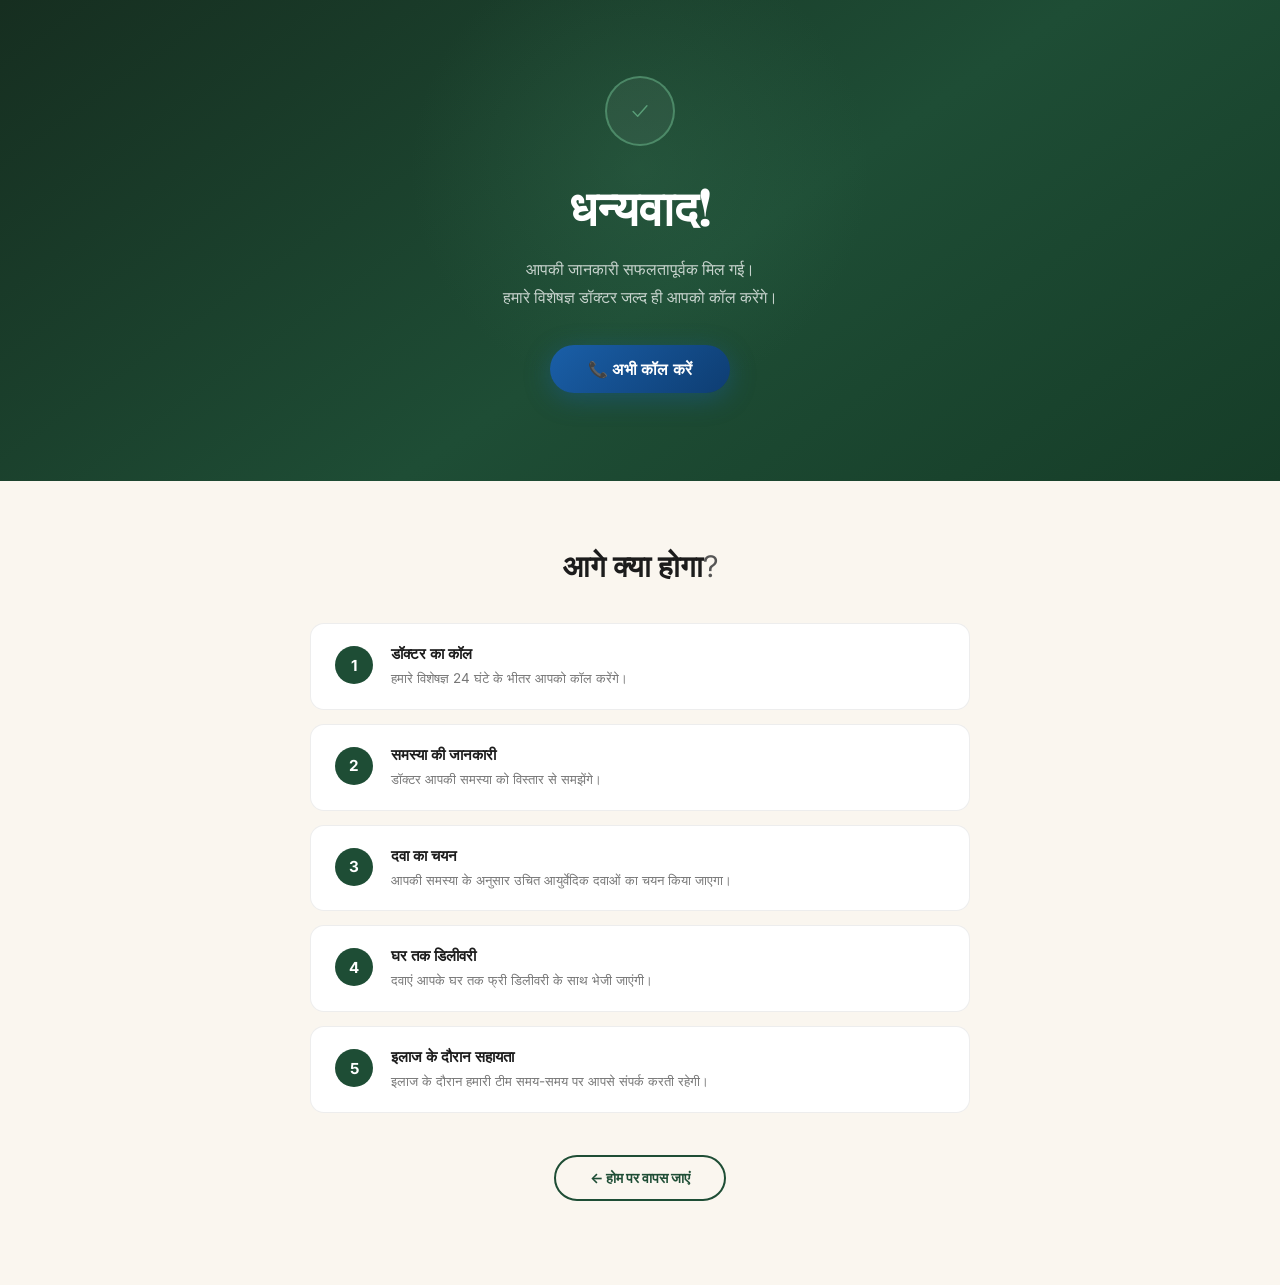
<file: thankyou.html>
<!DOCTYPE html>
<html lang="hi">
<head>
  <meta charset="UTF-8" />
  <meta name="viewport" content="width=device-width, initial-scale=1.0" />
  <title>धन्यवाद – Triven Ayurveda</title>
  <link rel="preconnect" href="https://fonts.googleapis.com" />
  <link href="https://fonts.googleapis.com/css2?family=Playfair+Display:wght@700;800&family=Inter:wght@400;500;600;700;800&display=swap" rel="stylesheet" />
  <!-- Meta Pixel Code -->
<script>
!function(f,b,e,v,n,t,s)
{if(f.fbq)return;n=f.fbq=function(){n.callMethod?
n.callMethod.apply(n,arguments):n.queue.push(arguments)};
if(!f._fbq)f._fbq=n;n.push=n;n.loaded=!0;n.version='2.0';
n.queue=[];t=b.createElement(e);t.async=!0;
t.src=v;s=b.getElementsByTagName(e)[0];
s.parentNode.insertBefore(t,s)}(window, document,'script',
'https://connect.facebook.net/en_US/fbevents.js');
fbq('init', '921140677629160');
fbq('track', 'Lead');
</script>
<noscript><img height="1" width="1" style="display:none"
src="https://www.facebook.com/tr?id=921140677629160&ev=PageView&noscript=1"
/></noscript>
<!-- End Meta Pixel Code -->
  <style>
    *, *::before, *::after { box-sizing: border-box; margin: 0; padding: 0; }

    body {
      font-family: 'Inter', sans-serif;
      min-height: 100vh;
      background: #faf6ef;
      -webkit-font-smoothing: antialiased;
    }

    /* ── HERO ── */
    .hero {
      background: linear-gradient(145deg, #162e20 0%, #1e4d35 55%, #163d28 100%);
      padding: 76px 20px 88px;
      text-align: center;
      position: relative;
      overflow: hidden;
    }
    .hero::before {
      content: '';
      position: absolute;
      top: -80px; left: 50%;
      transform: translateX(-50%);
      width: 500px; height: 500px;
      background: radial-gradient(circle, rgba(61,122,90,0.25) 0%, transparent 65%);
      pointer-events: none;
    }

    .check-circle {
      width: 70px; height: 70px; border-radius: 50%;
      border: 2px solid rgba(90,158,120,0.7);
      display: flex; align-items: center; justify-content: center;
      margin: 0 auto 28px;
      background: rgba(255,255,255,0.05);
      animation: popIn 0.5s cubic-bezier(0.34,1.56,0.64,1) both;
    }
    .check-circle svg {
      stroke: #5a9e78; stroke-width: 2.5;
      fill: none; stroke-linecap: round; stroke-linejoin: round;
      width: 30px; height: 30px;
      stroke-dasharray: 50; stroke-dashoffset: 50;
      animation: draw 0.6s 0.4s ease forwards;
    }
    @keyframes draw { to { stroke-dashoffset: 0; } }
    @keyframes popIn { from { opacity:0; transform:scale(0.6); } to { opacity:1; transform:scale(1); } }

    .hero h1 {
      font-family: 'Playfair Display', serif;
      font-size: clamp(2rem, 5vw, 3rem);
      font-weight: 800; color: #ffffff;
      margin-bottom: 16px;
      animation: fadeUp 0.5s 0.2s ease both;
    }
    .hero p {
      font-size: 1rem; color: rgba(255,255,255,0.75);
      line-height: 1.75; margin-bottom: 34px;
      animation: fadeUp 0.5s 0.35s ease both;
    }
    @keyframes fadeUp { from { opacity:0; transform:translateY(18px); } to { opacity:1; transform:translateY(0); } }

    .btn-call-now {
      display: inline-flex; align-items: center; gap: 10px;
      background: linear-gradient(135deg, #1a5fa8, #0e3d72);
      color: white; padding: 14px 38px; border-radius: 50px;
      font-weight: 700; font-size: 1rem; text-decoration: none;
      box-shadow: 0 6px 26px rgba(26,95,168,0.42);
      transition: transform 0.2s, box-shadow 0.2s;
      animation: fadeUp 0.5s 0.5s ease both;
      letter-spacing: 0.2px;
    }
    .btn-call-now:hover {
      transform: translateY(-3px);
      box-shadow: 0 10px 34px rgba(26,95,168,0.52);
    }

    /* ── STEPS ── */
    .steps-section {
      background: #faf6ef;
      padding: 64px 20px 84px;
    }
    .steps-section h2 {
      text-align: center;
      font-family: 'Playfair Display', serif;
      font-size: clamp(1.4rem, 3vw, 1.85rem);
      font-weight: 800; color: #1c1c1c;
      margin-bottom: 38px;
    }
    .steps-section h2 span { font-family: 'Inter', sans-serif; font-weight: 400; color: #555; }

    .steps-list {
      max-width: 660px; margin: 0 auto;
      display: flex; flex-direction: column; gap: 14px;
    }

    .step-card {
      background: #ffffff;
      border-radius: 14px;
      padding: 20px 24px;
      display: flex; align-items: flex-start; gap: 18px;
      border: 1px solid rgba(0,0,0,0.07);
      opacity: 0; transform: translateY(22px);
      animation: fadeUp 0.45s ease forwards;
    }
    .step-card:nth-child(1) { animation-delay: 0.1s; }
    .step-card:nth-child(2) { animation-delay: 0.2s; }
    .step-card:nth-child(3) { animation-delay: 0.3s; }
    .step-card:nth-child(4) { animation-delay: 0.4s; }
    .step-card:nth-child(5) { animation-delay: 0.5s; }

    .step-num {
      width: 38px; height: 38px; border-radius: 50%;
      background: #1e4d35; color: white;
      font-weight: 700; font-size: 0.95rem;
      display: flex; align-items: center; justify-content: center;
      flex-shrink: 0; margin-top: 2px;
    }
    .step-text h3 {
      font-size: 0.96rem; font-weight: 700;
      color: #1c1c1c; margin-bottom: 5px;
    }
    .step-text p { font-size: 0.84rem; color: #777; line-height: 1.55; }

    /* ── BACK ── */
    .back-wrap { text-align: center; margin-top: 42px; }
    .back-link {
      display: inline-block; padding: 12px 34px;
      border-radius: 50px;
      border: 2px solid #1e4d35; color: #1e4d35;
      font-weight: 700; font-size: 0.88rem;
      text-decoration: none;
      transition: background 0.2s, color 0.2s;
    }
    .back-link:hover { background: #1e4d35; color: white; }

    @media (max-width: 480px) {
      .hero { padding: 58px 16px 68px; }
      .steps-section { padding: 48px 16px 64px; }
      .step-card { padding: 16px 18px; gap: 14px; }
    }
  </style>
</head>
<body>

  <section class="hero">
    <div class="check-circle">
      <svg viewBox="0 0 52 52"><polyline points="14,27 22,35 38,17" /></svg>
    </div>
    <h1>धन्यवाद!</h1>
    <p>आपकी जानकारी सफलतापूर्वक मिल गई।<br />हमारे विशेषज्ञ डॉक्टर जल्द ही आपको कॉल करेंगे।</p>
    <a href="tel:+917309523829" class="btn-call-now">
      📞 अभी कॉल करें
    </a>
  </section>

  <section class="steps-section">
    <h2>आगे क्या होगा<span>?</span></h2>
    <div class="steps-list">
      <div class="step-card">
        <div class="step-num">1</div>
        <div class="step-text">
          <h3>डॉक्टर का कॉल</h3>
          <p>हमारे विशेषज्ञ 24 घंटे के भीतर आपको कॉल करेंगे।</p>
        </div>
      </div>
      <div class="step-card">
        <div class="step-num">2</div>
        <div class="step-text">
          <h3>समस्या की जानकारी</h3>
          <p>डॉक्टर आपकी समस्या को विस्तार से समझेंगे।</p>
        </div>
      </div>
      <div class="step-card">
        <div class="step-num">3</div>
        <div class="step-text">
          <h3>दवा का चयन</h3>
          <p>आपकी समस्या के अनुसार उचित आयुर्वेदिक दवाओं का चयन किया जाएगा।</p>
        </div>
      </div>
      <div class="step-card">
        <div class="step-num">4</div>
        <div class="step-text">
          <h3>घर तक डिलीवरी</h3>
          <p>दवाएं आपके घर तक फ्री डिलीवरी के साथ भेजी जाएंगी।</p>
        </div>
      </div>
      <div class="step-card">
        <div class="step-num">5</div>
        <div class="step-text">
          <h3>इलाज के दौरान सहायता</h3>
          <p>इलाज के दौरान हमारी टीम समय-समय पर आपसे संपर्क करती रहेगी।</p>
        </div>
      </div>
    </div>
    <div class="back-wrap">
      <a href="index.html" class="back-link">← होम पर वापस जाएं</a>
    </div>
  </section>

</body>
</html>
</file>
<file: style.css>
*,
*::before,
*::after {
  box-sizing: border-box;
  margin: 0;
  padding: 0;
}

:root {
  --ink: #0f172a;
  --ink-soft: #475569;
  --line: #e2e8f0;
  --brand: #047857;
  --brand-light: #10b981;
  --brand-dark: #064e3b;
  --bg-main: #f8fafc;
  --bg-alt: #ffffff;
}

html {
  scroll-behavior: smooth;
}

body {
  font-family: "Manrope", sans-serif;
  background: var(--bg-main);
  color: var(--ink);
  line-height: 1.6;
  overflow-x: hidden;
}

img {
  max-width: 100%;
  height: auto;
}

a {
  color: inherit;
}

.container {
  width: min(1140px, 100% - 2rem);
  margin-inline: auto;
}

.section {
  padding: 4.6rem 0;
}

.header {
  position: sticky;
  top: 0;
  z-index: 90;
  background: rgba(255, 255, 255, 0.95);
  backdrop-filter: blur(8px);
  border-bottom: 1px solid var(--line);
  box-shadow: 0 4px 20px rgba(0, 0, 0, 0.03);
}

.nav-container {
  min-height: 78px;
  display: flex;
  align-items: center;
  justify-content: space-between;
}

.logo {
  display: inline-flex;
  align-items: center;
  gap: 0.8rem;
  text-decoration: none;
}

.logo-img {
  height: 48px;
  width: auto;
  max-width: 180px;
  object-fit: contain;
}

.nav {
  display: flex;
  align-items: center;
  gap: 1.5rem;
}

.nav a {
  text-decoration: none;
  font-size: 0.95rem;
  color: var(--ink-soft);
  font-weight: 600;
  transition: color 0.2s ease;
}

.nav a:hover {
  color: var(--brand);
}

.nav-cta {
  padding: 0.6rem 1.2rem;
  border-radius: 999px;
  color: #ffffff !important;
  background: linear-gradient(135deg, var(--brand), var(--brand-dark));
  box-shadow: 0 4px 12px rgba(4, 120, 87, 0.25);
  transition: transform 0.2s ease, box-shadow 0.2s ease;
}

.nav-cta:hover {
  transform: translateY(-1px);
  box-shadow: 0 6px 16px rgba(4, 120, 87, 0.35);
}

.nav-toggle {
  display: none;
  border: none;
  background: transparent;
  cursor: pointer;
}

.nav-toggle span {
  display: block;
  width: 1.45rem;
  height: 2px;
  background: #1c5c43;
  border-radius: 2px;
}

.nav-toggle span + span {
  margin-top: 0.25rem;
}

.hero-form-section {
  padding: 0.8rem 0 0;
  background: var(--bg-main);
  position: relative;
}

.hero-form-section::before {
  content: '';
  position: absolute;
  top: 0;
  left: 0;
  right: 0;
  height: 100%;
  background-image: radial-gradient(#cbd5e1 1px, transparent 1px);
  background-size: 32px 32px;
  opacity: 0.3;
  pointer-events: none;
}

.hero-shell {
  display: grid;
  grid-template-columns: 1fr;
  gap: 1.2rem;
}

.hero-copy {
  padding: 1.2rem 0 0.5rem;
}

.hero-kicker {
  display: inline-block;
  font-size: 0.82rem;
  font-weight: 700;
  color: var(--brand-dark);
  background: #d1fae5;
  padding: 0.4rem 1rem;
  border-radius: 999px;
  border: 1px solid #a7f3d0;
  margin-bottom: 1rem;
}

.hero-copy h1 {
  font-family: "Merriweather", serif;
  font-size: clamp(1.5rem, 3.5vw, 2.8rem);
  line-height: 1.3;
  color: var(--ink);
  margin-bottom: 0.8rem;
}

.hook-highlight {
  color: var(--brand);
  position: relative;
  font-weight: 900;
}

.hook-highlight::after {
  content: '';
  position: absolute;
  left: 0;
  bottom: 0.15em;
  width: 100%;
  height: 0.3em;
  background: #a7f3d0;
  border-radius: 2px;
  z-index: -1;
}

.hero-cta-line {
  font-size: 1.1rem;
  font-weight: 800;
  color: #0c4f3a;
  margin-bottom: 1rem;
  padding-left: 0.2rem;
  position: relative;
  animation: cta-glow 2.5s ease-in-out infinite;
}

@keyframes cta-glow {
  0%, 100% { opacity: 1; }
  50% { opacity: 0.75; }
}

.hero-call-btn {
  font-size: 1.1rem;
  padding: 0.65rem 1.6rem;
  margin-bottom: 1.2rem;
}

.hero-meta {
  display: flex;
  gap: 0.7rem;
  flex-wrap: wrap;
}

.meta-item {
  background: rgba(255, 255, 255, 0.8);
  backdrop-filter: blur(4px);
  border: 1px solid var(--line);
  border-radius: 12px;
  padding: 0.6rem 1rem;
  display: grid;
  text-align: center;
  box-shadow: 0 4px 12px rgba(0,0,0,0.03);
}

.meta-item strong {
  font-size: 1.2rem;
  color: var(--brand);
  line-height: 1.2;
}

.meta-item span {
  font-size: 0.75rem;
  color: var(--ink-soft);
  font-weight: 600;
}

.hero-bottom-img {
  display: block;
  width: 100%;
  max-width: 680px;
  max-height: 380px;
  margin: 1.2rem auto 0;
  border-radius: 12px;
  object-fit: contain;
  object-position: top;
}

.hero-grid {
  display: grid;
  grid-template-columns: 1fr;
  gap: 1rem;
}

.form-wrap {
  max-width: 760px;
  width: 100%;
  margin-inline: auto;
  border-radius: 20px;
  background: #ffffff;
  box-shadow: 0 20px 40px -10px rgba(0, 0, 0, 0.08), 0 0 0 1px rgba(0,0,0,0.03);
  padding: 1.2rem 1.6rem 1.4rem;
  min-width: 0;
  position: relative;
  z-index: 10;
}

#formTop {
  scroll-margin-top: 92px;
}

.form-header {
  text-align: center;
  border-bottom: 2px solid #e8e8e8;
  padding-bottom: 0.5rem;
  margin-bottom: 0.6rem;
  position: relative;
}

.form-header::after {
  content: '';
  position: absolute;
  bottom: -2px;
  left: 50%;
  transform: translateX(-50%);
  width: 60px;
  height: 3px;
  background: linear-gradient(90deg, #0c4f3a, #1a8a5e);
  border-radius: 2px;
}

/* ── Hook Badges ── */
.form-hook-badges {
  display: flex;
  justify-content: center;
  gap: 0.4rem;
  flex-wrap: wrap;
  margin-bottom: 0.35rem;
}

.hook-badge {
  display: inline-flex;
  align-items: center;
  gap: 0.3rem;
  font-size: 0.66rem;
  font-weight: 700;
  padding: 0.2rem 0.6rem;
  border-radius: 999px;
  letter-spacing: 0.02em;
}

.hook-free {
  background: linear-gradient(135deg, #e8f5e9, #c8e6c9);
  color: #1b5e20;
  border: 1px solid #a5d6a7;
  box-shadow: 0 2px 8px rgba(27, 94, 32, 0.12);
}

.hook-free-dot {
  width: 7px;
  height: 7px;
  border-radius: 50%;
  background: #2e7d32;
  display: inline-block;
  animation: hook-pulse 1.8s ease-in-out infinite;
}

.hook-live {
  background: linear-gradient(135deg, #fff3e0, #ffe0b2);
  color: #e65100;
  border: 1px solid #ffcc80;
  box-shadow: 0 2px 8px rgba(230, 81, 0, 0.10);
}

.hook-live-dot {
  width: 7px;
  height: 7px;
  border-radius: 50%;
  background: #e53935;
  display: inline-block;
  animation: hook-pulse 1.4s ease-in-out infinite;
}

/* ── Hook Icon ── */
.form-hook-icon {
  font-size: 1.6rem;
  line-height: 1;
  margin-bottom: 0.15rem;
  animation: hook-bounce 2.4s ease-in-out infinite;
  filter: drop-shadow(0 3px 6px rgba(0,0,0,0.12));
}

@keyframes hook-pulse {
  0%, 100% {
    opacity: 1;
    box-shadow: 0 0 0 0 currentColor;
  }
  50% {
    opacity: 0.5;
    box-shadow: 0 0 0 4px transparent;
  }
}

@keyframes hook-bounce {
  0%, 100% {
    transform: translateY(0);
  }
  50% {
    transform: translateY(-5px);
  }
}

.form-header h2 {
  font-size: 1.15rem;
  line-height: 1.35;
  color: var(--ink);
  font-weight: 800;
}

.form-header p {
  margin-top: 0.2rem;
  font-size: 0.8rem;
  color: var(--ink-soft);
}

.btn {
  display: inline-flex;
  align-items: center;
  justify-content: center;
  text-decoration: none;
  border: none;
  cursor: pointer;
  font-weight: 700;
}

.btn-call {
  margin-top: 0.3rem;
  border-radius: 999px;
  background: linear-gradient(140deg, #2f8ddb, #1f5ea6);
  color: #f9fcff;
  box-shadow: 0 8px 14px rgba(25, 92, 162, 0.32);
  padding: 0.38rem 1.1rem;
  font-size: 0.88rem;
  position: relative;
  overflow: hidden;
  animation: call-pop 2.1s cubic-bezier(0.22, 1, 0.36, 1) infinite;
}

.btn-call::after {
  content: "";
  position: absolute;
  inset: 0;
  transform: translateX(-125%);
  background: linear-gradient(
    105deg,
    rgba(255, 255, 255, 0) 34%,
    rgba(255, 255, 255, 0.34) 50%,
    rgba(255, 255, 255, 0) 66%
  );
  animation: call-shine 2.6s ease-in-out infinite;
  pointer-events: none;
}

.form-group {
  margin-bottom: 0.5rem;
}

.form-group label,
.checkbox-group-label {
  display: block;
  font-size: 0.82rem;
  font-weight: 700;
  margin-bottom: 0.25rem;
  color: #2d2d2d;
}

.form-group input:not([type="checkbox"]) {
  width: 100%;
  height: 2.6rem;
  border: 1.5px solid #d0d5dd;
  border-radius: 8px;
  background: #f9fafb;
  padding: 0 0.9rem;
  font: inherit;
  font-size: 0.88rem;
  color: #1f2b22;
  outline: none;
  transition: border-color 0.25s ease, box-shadow 0.25s ease, background 0.25s ease;
}

.form-group input:not([type="checkbox"])::placeholder {
  color: #8a919a;
  font-weight: 500;
}

.form-group input:not([type="checkbox"]):hover {
  border-color: #0c4f3a;
}

.form-group input:not([type="checkbox"]):focus {
  border-color: #0c4f3a;
  box-shadow: 0 0 0 3px rgba(12, 79, 58, 0.12);
  background: #fff;
}

.checkbox-group {
  display: flex;
  flex-wrap: wrap;
  gap: 0.25rem 1rem;
  padding: 0.3rem 0 0.1rem;
}

.cb-label {
  display: inline-flex;
  align-items: center;
  gap: 0.35rem;
  font-size: 0.82rem;
  color: #3d3d3d;
  cursor: pointer;
  padding: 0.15rem 0;
  transition: color 0.2s ease;
}

.cb-label:hover {
  color: #0c4f3a;
}

.cb-label input {
  width: 1.1rem;
  height: 1.1rem;
  accent-color: #0c4f3a;
  cursor: pointer;
}

.error {
  min-height: 0;
  color: #a7371b;
  font-size: 0.7rem;
  font-weight: 700;
  display: block;
}

.btn-submit-dark,
.btn-primary {
  width: min(220px, 100%);
  margin: 0.8rem auto 0;
  min-height: 2.8rem;
  border-radius: 10px;
  background: linear-gradient(135deg, var(--brand-light), var(--brand));
  color: #ffffff;
  font-size: 0.95rem;
  font-weight: 700;
  display: flex;
  letter-spacing: 0.03em;
  box-shadow: 0 6px 20px rgba(4, 120, 87, 0.25);
  transition: transform 0.25s cubic-bezier(0.4, 0, 0.2, 1), box-shadow 0.25s cubic-bezier(0.4, 0, 0.2, 1);
}

.btn-submit-dark:hover,
.btn-primary:hover {
  transform: translateY(-3px);
  box-shadow: 0 10px 25px rgba(4, 120, 87, 0.35);
}

.btn-submit-dark:active,
.btn-primary:active {
  transform: translateY(0);
}

.doctor-col {
  max-width: 1120px;
  margin-inline: auto;
  background: #fff;
  border: 1px solid var(--line);
  border-radius: 12px;
  overflow: hidden;
  display: grid;
  grid-template-columns: 1fr 1.15fr;
  min-width: 0;
}

.doctor-photo {
  width: 100%;
  height: 100%;
  min-height: 300px;
  object-fit: cover;
}

.doctor-info {
  padding: 1rem 1.1rem 1.2rem;
  min-width: 0;
}

.doctor-label {
  text-transform: uppercase;
  letter-spacing: 0.12em;
  font-size: 0.74rem;
  color: #5d6b5d;
}

.doctor-info h3 {
  margin-top: 0.2rem;
  font-size: 1.3rem;
}

.doctor-tagline {
  margin-top: 0.22rem;
  font-size: 0.9rem;
  color: #5a665b;
}

.feature-list {
  list-style: none;
  margin-top: 0.72rem;
}

.feature-list li {
  position: relative;
  padding: 0.22rem 0 0.22rem 1.05rem;
  font-size: 0.85rem;
  color: #2d3c31;
}

.feature-list li::before {
  content: "";
  width: 0.42rem;
  aspect-ratio: 1;
  border-radius: 50%;
  background: #cf9d40;
  position: absolute;
  left: 0;
  top: 0.78rem;
}

.online-status {
  margin-top: 0.72rem;
  display: flex;
  align-items: center;
  gap: 0.45rem;
  font-size: 0.82rem;
  color: #34513f;
  font-weight: 600;
}

.online-dot {
  width: 0.52rem;
  aspect-ratio: 1;
  border-radius: 50%;
  background: #20b15d;
  box-shadow: 0 0 0 4px rgba(32, 177, 93, 0.18);
  display: inline-block;
}

.call-bar .online-dot {
  width: 2.5rem;
  height: 2.5rem;
  border-radius: 50%;
  background: transparent;
  box-shadow: none;
  position: relative;
  flex-shrink: 0;
}

.call-bar .online-dot img {
  width: 100%;
  height: 100%;
  object-fit: cover;
  border-radius: 50%;
  border: 2px solid #20b15d;
  background: #fff;
}

.btn-call-lg {
  width: 100%;
  margin-top: 0.82rem;
  font-size: 0.95rem;
}

.section-eyebrow {
  text-transform: uppercase;
  letter-spacing: 0.15em;
  font-size: 0.75rem;
  color: var(--brand);
  font-weight: 800;
}

.serif-title {
  font-family: "Merriweather", serif;
  font-size: clamp(1.6rem, 2.5vw, 2.4rem);
  line-height: 1.3;
  margin-top: 0.4rem;
  color: var(--ink);
}

.left-align {
  text-align: left;
}

.section-sub {
  margin-top: 0.5rem;
  color: var(--ink-soft);
  font-size: 1.05rem;
}

.symptoms-section {
  background: var(--bg-main);
}

.symptoms-grid {
  margin-top: 1.5rem;
  display: grid;
  grid-template-columns: repeat(3, minmax(0, 1fr));
  gap: 1.2rem;
}

.symptom-card {
  background: var(--bg-main);
  border: 1px solid var(--line);
  border-radius: 12px;
  padding: 1.2rem;
  color: var(--ink);
  font-weight: 600;
  box-shadow: 0 4px 6px -1px rgba(0, 0, 0, 0.02);
  transition: transform 0.2s ease, box-shadow 0.2s ease;
}

.symptom-card:hover {
  transform: translateY(-2px);
  box-shadow: 0 10px 15px -3px rgba(0, 0, 0, 0.05);
}

.plan-container {
  display: grid;
  grid-template-columns: 1.05fr 1fr;
  gap: 1.15rem;
}

.plan-visual img {
  width: 100%;
  height: 100%;
  min-height: 320px;
  border-radius: 14px;
  object-fit: cover;
}

.plan-sub {
  margin-top: 0.5rem;
  color: #586458;
}

.plan-steps {
  list-style: none;
  margin-top: 0.9rem;
}

.plan-steps li {
  padding: 0.58rem 0;
  border-bottom: 1px solid var(--line);
}

.why-section {
  background: var(--bg-main);
}

.why-grid {
  margin-top: 1.5rem;
  display: grid;
  grid-template-columns: repeat(4, minmax(0, 1fr));
  gap: 1.2rem;
}

.why-card {
  background: #ffffff;
  border: 1px solid var(--line);
  border-radius: 16px;
  padding: 1.4rem;
  box-shadow: 0 4px 6px -1px rgba(0, 0, 0, 0.02);
}

.why-card h3 {
  font-size: 1.05rem;
  color: var(--ink);
  margin-bottom: 0.4rem;
}

.why-card p {
  font-size: 0.9rem;
  color: var(--ink-soft);
  line-height: 1.5;
}

.gallery-section {
  background: var(--bg-main);
}

.gallery-grid {
  margin-top: 1.5rem;
  display: grid;
  grid-template-columns: repeat(3, minmax(0, 1fr));
  gap: 1.2rem;
}

.gallery-img {
  width: 100%;
  height: 100%;
  border-radius: 16px;
  box-shadow: 0 4px 6px -1px rgba(0, 0, 0, 0.02);
  object-fit: cover;
  aspect-ratio: 4/3;
  transition: transform 0.2s ease, box-shadow 0.2s ease;
}

.gallery-img:hover {
  transform: translateY(-2px);
  box-shadow: 0 10px 15px -3px rgba(0, 0, 0, 0.05);
}

.reviews-section {
  background: var(--bg-main);
}

.count-big {
  color: #1f6a4f;
  font-size: 1.14em;
}

.reviews-grid {
  margin-top: 1.5rem;
  display: grid;
  grid-template-columns: repeat(3, minmax(0, 1fr));
  gap: 1.2rem;
}

.review-card {
  background: var(--bg-main);
  border: 1px solid var(--line);
  border-radius: 16px;
  padding: 1.4rem;
  box-shadow: 0 4px 6px -1px rgba(0, 0, 0, 0.02);
}

.review-card p {
  color: var(--ink);
  font-style: italic;
  font-size: 0.95rem;
}

.reviewer {
  margin-top: 1rem;
  display: grid;
}

.reviewer strong {
  color: var(--brand-dark);
}

.reviewer small {
  color: var(--ink-soft);
}

.offer-section {
  padding: 4rem 0;
  color: #ffffff;
  background: linear-gradient(135deg, var(--brand-dark), var(--brand));
  position: relative;
  overflow: hidden;
}

.offer-section::before {
  content: '';
  position: absolute;
  top: -50%;
  right: -10%;
  width: 50%;
  height: 200%;
  background: radial-gradient(circle, rgba(255,255,255,0.1) 0%, transparent 60%);
  transform: rotate(15deg);
  pointer-events: none;
}

.offer-inner {
  display: flex;
  align-items: center;
  justify-content: space-between;
  gap: 1.2rem;
  flex-wrap: wrap;
}

.offer-badge {
  display: inline-block;
  border-radius: 999px;
  padding: 0.34rem 0.74rem;
  font-size: 0.76rem;
  border: 1px solid rgba(255, 255, 255, 0.24);
  background: rgba(255, 255, 255, 0.1);
}

.offer-text h2 {
  margin-top: 0.55rem;
  font-family: "Merriweather", serif;
  font-size: clamp(1.45rem, 2.3vw, 2.1rem);
}

.offer-text h2 span {
  color: #ffd789;
}

.offer-text p {
  margin-top: 0.42rem;
}

.btn-white {
  margin-top: 0.9rem;
  border-radius: 999px;
  background: #f7fbf7;
  color: #1a4934;
  padding: 0.64rem 1.14rem;
}

.countdown-label {
  text-align: center;
  margin-bottom: 0.55rem;
  font-size: 0.85rem;
}

.countdown {
  display: flex;
  align-items: center;
  gap: 0.44rem;
  flex-wrap: wrap;
  justify-content: center;
}

.time-block {
  min-width: 64px;
  border-radius: 8px;
  padding: 0.52rem 0.5rem;
  background: rgba(255, 255, 255, 0.12);
  border: 1px solid rgba(255, 255, 255, 0.17);
  text-align: center;
}

.offer-text,
.countdown-wrap {
  min-width: 0;
}

.time-block span {
  display: block;
  font-size: 1.45rem;
  line-height: 1;
  font-weight: 800;
}

.time-block small {
  font-size: 0.64rem;
  text-transform: uppercase;
  letter-spacing: 0.08em;
}

.sep {
  font-size: 1.2rem;
  font-weight: 800;
}

.footer {
  text-align: center;
  padding: 1.8rem 0;
  background: #101813;
  color: rgba(242, 247, 243, 0.75);
}

.footer-inner {
  display: grid;
  gap: 0.35rem;
}

.footer-logo {
  font-weight: 800;
  letter-spacing: 0.08em;
  color: #e8cb9d;
}

.sticky-cta {
  display: none;
}

.call-bar {
  position: fixed;
  left: 0;
  right: 0;
  bottom: 0;
  z-index: 96;
  min-height: 44px;
  padding: 0.5rem 1rem;
  display: flex;
  align-items: center;
  justify-content: center;
  gap: 0.8rem;
  background: linear-gradient(90deg, #022c22, #064e3b, #022c22);
  background-size: 200% 100%;
  color: #ffffff;
  font-size: 0.9rem;
  font-weight: 600;
  animation: call-bar-flow 3.2s linear infinite;
  box-shadow: 0 -4px 20px rgba(0, 0, 0, 0.15);
}

.call-bar .btn-call {
  margin-top: 0;
  padding: 0.42rem 0.78rem;
  font-size: 0.88rem;
}

.whatsapp-btn {
  position: fixed;
  right: 0.9rem;
  bottom: 56px;
  width: 46px;
  aspect-ratio: 1;
  border-radius: 50%;
  display: grid;
  place-items: center;
  text-decoration: none;
  background: #25d366;
  color: #fff;
  font-size: 0.82rem;
  font-weight: 800;
  z-index: 98;
  box-shadow: 0 8px 18px rgba(16, 77, 41, 0.34);
  transition: transform 0.2s ease, box-shadow 0.2s ease;
  animation: wa-pulse 2s infinite;
}

@keyframes wa-pulse {
  0% {
    transform: scale(1);
    box-shadow: 0 0 0 0 rgba(37, 211, 102, 0.7);
  }
  70% {
    transform: scale(1.05);
    box-shadow: 0 0 0 10px rgba(37, 211, 102, 0);
  }
  100% {
    transform: scale(1);
    box-shadow: 0 0 0 0 rgba(37, 211, 102, 0);
  }
}

.whatsapp-btn:hover {
  transform: scale(1.08);
  box-shadow: 0 10px 22px rgba(16, 77, 41, 0.45);
  animation: none; /* Stop pulsing on hover */
}

.whatsapp-btn svg {
  width: 24px;
  height: 24px;
  fill: currentColor;
}

@keyframes call-pop {
  0%,
  100% {
    transform: scale(1);
    box-shadow: 0 8px 14px rgba(25, 92, 162, 0.32);
  }
  35% {
    transform: scale(1.08);
    box-shadow: 0 10px 20px rgba(25, 92, 162, 0.45);
  }
  52% {
    transform: scale(0.98);
  }
  68% {
    transform: scale(1.03);
  }
}

@keyframes call-shine {
  0%,
  68% {
    transform: translateX(-125%);
  }
  100% {
    transform: translateX(125%);
  }
}

@keyframes call-bar-flow {
  0% {
    background-position: 0% 50%;
  }
  100% {
    background-position: 100% 50%;
  }
}

@media (prefers-reduced-motion: reduce) {
  .btn-call,
  .btn-call::after,
  .call-bar,
  .form-hook-icon,
  .hook-free-dot,
  .hook-live-dot,
  .hero-cta-line {
    animation: none !important;
  }
}

/* ── Trust Badges ── */
.trust-badges {
  margin-top: 1rem;
  display: flex;
  gap: 0.8rem;
  flex-wrap: wrap;
}

.trust-badge {
  background: #f0fdf4;
  border: 1px solid #bbf7d0;
  color: #166534;
  padding: 0.4rem 0.8rem;
  border-radius: 999px;
  font-size: 0.8rem;
  font-weight: 700;
  display: inline-flex;
  align-items: center;
  box-shadow: 0 2px 4px rgba(0,0,0,0.02);
}

/* ── FAQ Section ── */
.faq-section {
  background: var(--bg-alt);
}

.faq-grid {
  margin-top: 1.5rem;
  display: grid;
  gap: 1rem;
  max-width: 800px;
  margin-inline: auto;
}

.faq-item {
  background: #ffffff;
  border: 1px solid var(--line);
  border-radius: 12px;
  padding: 1rem 1.4rem;
  box-shadow: 0 2px 8px rgba(0,0,0,0.03);
}

.faq-item summary {
  font-size: 1.05rem;
  font-weight: 700;
  color: var(--ink);
  cursor: pointer;
  list-style: none;
  position: relative;
  padding-right: 2rem;
}

.faq-item summary::-webkit-details-marker {
  display: none;
}

.faq-item summary::after {
  content: '+';
  position: absolute;
  right: 0;
  top: 50%;
  transform: translateY(-50%);
  font-size: 1.4rem;
  color: var(--brand);
  transition: transform 0.3s ease;
}

.faq-item[open] summary::after {
  content: '−';
}

.faq-item p {
  margin-top: 0.8rem;
  color: var(--ink-soft);
  font-size: 0.95rem;
  line-height: 1.6;
}

/* ══ DESKTOP ≥960px ══ */
@media (min-width: 960px) {
  .hero-shell {
    grid-template-columns: 1.1fr 1fr;
    align-items: start;
    gap: 2.5rem;
  }

  .hero-copy {
    padding: 2rem 0 1.5rem;
    position: sticky;
    top: 90px;
  }

  .hero-copy h1 {
    font-size: 2.2rem;
  }

  .hero-cta-line {
    font-size: 1.15rem;
  }

  .hero-call-btn {
    font-size: 1.05rem;
    padding: 0.6rem 1.5rem;
  }

  .meta-item {
    padding: 0.6rem 1rem;
  }

  .meta-item strong {
    font-size: 1.25rem;
  }

  .form-wrap {
    max-width: 480px;
  }

  .form-header h2 {
    font-size: 1.15rem;
  }
}

/* ══ LARGE DESKTOP ≥1200px ══ */
@media (min-width: 1200px) {
  .hero-shell {
    gap: 3rem;
  }

  .hero-copy h1 {
    font-size: 2.5rem;
  }

  .form-wrap {
    max-width: 500px;
    padding: 1.2rem 1.6rem 1.4rem;
  }

  .form-header h2 {
    font-size: 1.25rem;
  }
}

/* ══ TABLET LANDSCAPE ≤1060px ══ */
@media (max-width: 1060px) {
  .symptoms-grid,
  .reviews-grid {
    grid-template-columns: repeat(2, minmax(0, 1fr));
  }

  .why-grid,
  .gallery-grid {
    grid-template-columns: repeat(2, minmax(0, 1fr));
  }
}

/* ══ TABLET PORTRAIT ≤860px ══ */
@media (max-width: 860px) {
  .doctor-col,
  .plan-container {
    grid-template-columns: 1fr;
  }

  .doctor-photo {
    max-height: 330px;
  }

  .offer-inner {
    flex-direction: column;
    align-items: flex-start;
  }

  .countdown-wrap {
    width: 100%;
  }

  .countdown {
    justify-content: center;
  }
}

/* ══ MOBILE ≤760px ══ */
@media (max-width: 760px) {
  body {
    padding-bottom: 54px;
  }

  .nav {
    display: none;
    position: absolute;
    top: 100%;
    left: 0;
    right: 0;
    background: #f4f0e8;
    border-bottom: 1px solid var(--line);
    flex-direction: column;
    align-items: flex-start;
    gap: 0;
    padding: 0.4rem 0;
  }

  .nav.open {
    display: flex;
  }

  .nav a {
    width: 100%;
    padding: 0.72rem 1.1rem;
  }

  .nav-toggle {
    display: inline-block;
  }

  .hero-copy {
    padding: 0.8rem 0 0.3rem;
  }

  .hero-kicker {
    font-size: 0.74rem;
    padding: 0.28rem 0.7rem;
    margin-bottom: 0.6rem;
  }

  .hero-copy h1 {
    font-size: 1.4rem;
    margin-bottom: 0.5rem;
  }

  .hero-cta-line {
    font-size: 0.92rem;
    margin-bottom: 0.7rem;
  }

  .hero-call-btn {
    font-size: 0.9rem;
    padding: 0.45rem 1.1rem;
    margin-bottom: 0.8rem;
  }

  .hero-meta {
    gap: 0.5rem;
  }

  .meta-item {
    padding: 0.4rem 0.65rem;
  }

  .meta-item strong {
    font-size: 0.95rem;
  }

  .meta-item span {
    font-size: 0.62rem;
  }

  .form-wrap {
    padding: 0.6rem 0.6rem 0.75rem;
    border-radius: 10px;
  }

  .form-header {
    padding-bottom: 0.25rem;
    margin-bottom: 0.35rem;
  }

  .form-hook-badges {
    gap: 0.2rem;
    margin-bottom: 0.15rem;
  }

  .hook-badge {
    font-size: 0.55rem;
    padding: 0.15rem 0.4rem;
  }

  .form-hook-icon {
    font-size: 1.1rem;
    margin-bottom: 0.05rem;
  }

  .form-header h2 {
    font-size: 0.9rem;
    line-height: 1.25;
  }

  .form-header p {
    font-size: 0.65rem;
    margin-top: 0.15rem;
  }

  /* Hide the redundant call button in form header on mobile to save vertical space */
  .form-header .btn-call {
    display: none;
  }

  .form-group {
    margin-bottom: 0.35rem;
  }

  .form-group label,
  .checkbox-group-label {
    font-size: 0.7rem;
    margin-bottom: 0.15rem;
  }

  .form-group input:not([type="checkbox"]) {
    height: 2.15rem;
    font-size: 0.76rem;
    padding: 0 0.6rem;
  }

  .checkbox-group {
    gap: 0.15rem 0.5rem;
    padding: 0.15rem 0 0.05rem;
  }

  .cb-label {
    font-size: 0.68rem;
    padding: 0.1rem 0;
    gap: 0.25rem;
  }

  .cb-label input {
    width: 0.85rem;
    height: 0.85rem;
  }

  .btn-submit-dark,
  .btn-primary {
    min-height: 2.3rem;
    font-size: 0.85rem;
    margin-top: 0.4rem;
  }

  .btn-call {
    font-size: 0.82rem;
    padding: 0.35rem 0.85rem;
  }

  .section {
    padding: 3.2rem 0;
  }

  .doctor-info {
    padding: 0.9rem 0.9rem 1rem;
  }

  .doctor-info h3 {
    font-size: 1.15rem;
  }

  .feature-list li {
    font-size: 0.8rem;
  }

  .hero-copy {
    text-align: center;
  }

  .hero-meta {
    justify-content: center;
  }

  .section-eyebrow,
  .serif-title,
  .section-sub,
  .left-align {
    text-align: center;
  }

  .why-card,
  .symptom-card,
  .review-card {
    text-align: center;
  }

  .plan-text-col {
    text-align: center;
  }

  .plan-steps {
    text-align: left; /* Keep the actual list items readable */
    display: inline-block;
  }

  .call-bar {
    justify-content: space-between;
    gap: 0.4rem;
    min-height: 46px;
    padding: 0.4rem 0.6rem;
  }

  .call-bar span:not(.online-dot) {
    flex: 1;
    min-width: 0;
    white-space: nowrap;
    overflow: hidden;
    text-overflow: ellipsis;
    font-size: 0.75rem;
  }

  .call-bar .btn-call {
    font-size: 0.74rem;
    padding: 0.35rem 0.6rem;
    white-space: nowrap;
  }

  .hook-highlight::after {
    height: 2px;
  }
}

/* ══ SMALL MOBILE ≤560px ══ */
@media (max-width: 560px) {
  .container {
    width: min(1140px, 100% - 1rem);
  }

  .hero-form-section {
    padding: 0.5rem 0 0;
  }

  .hero-copy {
    padding: 0.5rem 0 0.2rem;
  }

  .hero-kicker {
    font-size: 0.68rem;
    padding: 0.22rem 0.6rem;
    margin-bottom: 0.4rem;
  }

  .hero-copy h1 {
    font-size: 1.2rem;
    line-height: 1.35;
    margin-bottom: 0.4rem;
  }

  .hero-cta-line {
    font-size: 0.82rem;
    margin-bottom: 0.5rem;
  }

  .hero-call-btn {
    font-size: 0.82rem;
    padding: 0.38rem 0.9rem;
    margin-bottom: 0.6rem;
  }

  .hero-meta {
    gap: 0.35rem;
  }

  .meta-item {
    padding: 0.35rem 0.55rem;
    border-radius: 8px;
    flex: 1;
    min-width: 0;
  }

  .meta-item strong {
    font-size: 0.85rem;
  }

  .meta-item span {
    font-size: 0.58rem;
  }

  .form-wrap {
    padding: 0.7rem 0.75rem 0.85rem;
    border-radius: 10px;
  }

  .form-header h2 {
    font-size: 0.95rem;
  }

  .form-hook-icon {
    font-size: 1.1rem;
  }

  .hook-badge {
    font-size: 0.56rem;
    padding: 0.15rem 0.42rem;
    gap: 0.2rem;
  }

  .hook-free-dot,
  .hook-live-dot {
    width: 5px;
    height: 5px;
  }

  .form-group input:not([type="checkbox"]) {
    height: 2.25rem;
    font-size: 0.78rem;
  }

  .checkbox-group {
    flex-wrap: wrap;
    gap: 0.15rem 0.55rem;
  }

  .cb-label {
    font-size: 0.7rem;
  }

  .btn-submit-dark,
  .btn-primary {
    min-height: 2.35rem;
    font-size: 0.82rem;
    width: 100%;
  }

  .symptoms-grid,
  .why-grid,
  .reviews-grid,
  .gallery-grid {
    grid-template-columns: 1fr;
  }

  .call-bar {
    font-size: 0.7rem;
    padding-inline: 0.45rem;
    min-height: 38px;
  }

  .time-block {
    min-width: 54px;
  }

  .time-block span {
    font-size: 1.2rem;
  }

  .whatsapp-btn {
    width: 42px;
    bottom: 48px;
    right: 0.6rem;
    font-size: 0.76rem;
  }
}

/* ══ EXTRA SMALL ≤400px ══ */
@media (max-width: 400px) {
  .container {
    width: min(1140px, 100% - 0.8rem);
  }

  .nav-container {
    min-height: 62px;
  }

  .logo-img {
    height: 38px;
  }

  .hero-copy h1 {
    font-size: 1.05rem;
  }

  .hero-cta-line {
    font-size: 0.75rem;
  }

  .hero-kicker {
    font-size: 0.62rem;
  }

  .hero-call-btn {
    font-size: 0.76rem;
    padding: 0.32rem 0.7rem;
  }

  .meta-item strong {
    font-size: 0.78rem;
  }

  .meta-item span {
    font-size: 0.52rem;
  }

  .form-wrap {
    padding: 0.6rem 0.6rem 0.75rem;
  }

  .form-header h2 {
    font-size: 0.85rem;
  }

  .form-header p {
    font-size: 0.66rem;
  }

  .form-hook-badges {
    gap: 0.25rem;
  }

  .hook-badge {
    font-size: 0.52rem;
    padding: 0.12rem 0.35rem;
  }

  .form-hook-icon {
    font-size: 0.95rem;
  }

  .form-group label,
  .checkbox-group-label {
    font-size: 0.7rem;
  }

  .cb-label {
    font-size: 0.65rem;
  }

  .form-group input:not([type="checkbox"]) {
    height: 2.1rem;
    font-size: 0.74rem;
    padding: 0 0.6rem;
  }

  .form-group input:not([type="checkbox"])::placeholder {
    font-size: 0.7rem;
  }

  .btn-submit-dark,
  .btn-primary {
    min-height: 2.2rem;
    font-size: 0.78rem;
  }

  .btn-call {
    font-size: 0.74rem;
    padding: 0.28rem 0.6rem;
  }

  .section {
    padding: 2.5rem 0;
  }

  .serif-title {
    font-size: 1.2rem;
  }

  .doctor-info h3 {
    font-size: 1.05rem;
  }

  .feature-list li {
    font-size: 0.78rem;
  }

  .plan-steps li {
    font-size: 0.85rem;
  }

  .offer-text h2 {
    font-size: 1.2rem;
  }

  .time-block {
    min-width: 48px;
    padding: 0.4rem 0.35rem;
  }

  .time-block span {
    font-size: 1rem;
  }

  .whatsapp-btn {
    width: 38px;
    bottom: 46px;
    right: 0.5rem;
    font-size: 0.7rem;
  }
}


/* ── Symptom Card Icons ── */
.sc-icon {
  display: block;
  font-size: 2rem;
  margin-bottom: 0.5rem;
  line-height: 1;
}

.symptom-card {
  display: flex;
  flex-direction: column;
  align-items: center;
  text-align: center;
}

/* ── Why Card Icons ── */
.why-icon {
  font-size: 2rem;
  margin-bottom: 0.6rem;
  line-height: 1;
  display: block;
}

.why-card {
  text-align: center;
}

/* ── Review Stars ── */
.review-stars {
  color: #f59e0b;
  font-size: 1rem;
  letter-spacing: 0.1em;
  margin-bottom: 0.6rem;
}

/* ── Gallery 2x2 grid for 4 images ── */
.gallery-grid-4 {
  grid-template-columns: repeat(2, minmax(0, 1fr)) !important;
}

@media (max-width: 560px) {
  .gallery-grid-4 {
    grid-template-columns: repeat(2, minmax(0, 1fr)) !important;
  }
}

/* ── Sticky CTA btn-full fix ── */
.btn-full {
  width: 100%;
}

.sticky-cta {
  position: fixed;
  left: 0;
  right: 0;
  bottom: 54px;
  z-index: 95;
  padding: 0.5rem 1rem;
  display: none;
}

.sticky-cta .btn-primary {
  width: 100%;
  max-width: 360px;
  margin-inline: auto;
  box-shadow: 0 -4px 24px rgba(4,120,87,0.3);
}

@media (max-width: 760px) {
  .sticky-cta {
    display: flex;
    justify-content: center;
  }
}
</file>
